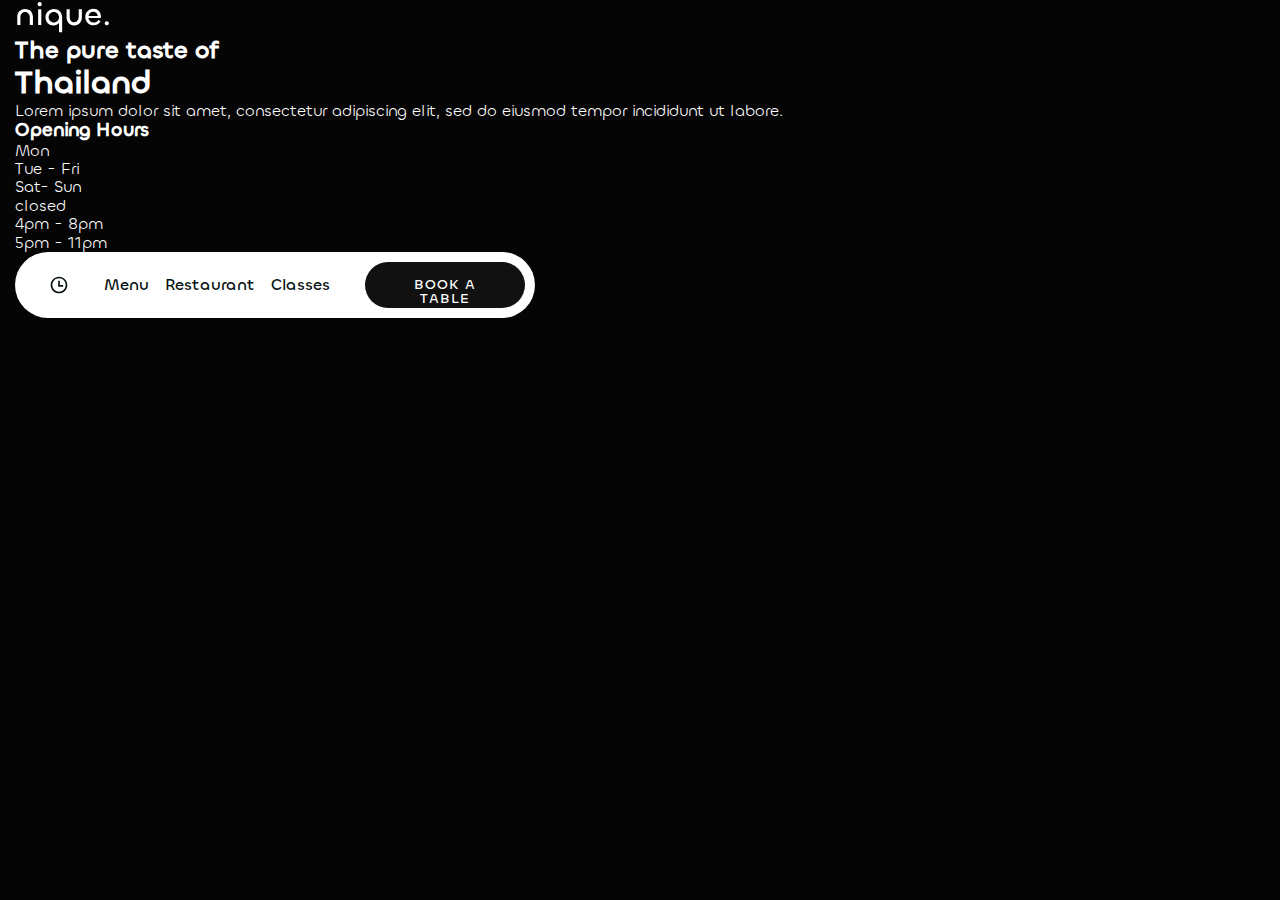
<file: index.html>
<!DOCTYPE html>
<html lang="en">

<head>
    <meta charset="UTF-8">
    <meta name="viewport" content="width=device-width, initial-scale=1.0">
    <title>Nique - Restaurant Website</title>
    <link rel="icon" href="img/logo.svg" type="image/x-icon">
    <link rel="stylesheet" href="style/index.css">

    <!-- <script defer src="js/jquery-3.7.1.min.js"></script>
    <script defer src="js/swiper-bundle.min.js"></script>
    <script defer src="js/index.js"></script> -->
</head>

<body>

    <header class="frontpage">
        <div class="container">
            <img class="frontpage__logo" src="img/logo.svg" alt="Restaurant logo">

            <div class="frontpage__text">
                <h2 class="frontpage__subtitle">The pure taste of</h2>
                <h1 class="frontpage__title">Thailand</h1>
                <p class="frontpage__description">Lorem ipsum dolor sit amet, consectetur adipiscing elit, sed do
                    eiusmod tempor incididunt ut labore.</p>
            </div>

            <div class="frontpage__dropdown">
                <h3 class="frontpage__dropdown-title">Opening Hours</h3>
                <div class="frontpage__dropdown-items">
                    <ul class="frontpage__dropdown-list frontpage__dropdown_left">
                        <li class="frontpage__dropdown-item">Mon</li>
                        <li class="frontpage__dropdown-item">Tue - Fri</li>
                        <li class="frontpage__dropdown-item">Sat- Sun</li>
                    </ul>
                    <ul class="frontpage__dropdown-list frontpage__dropdown_right">
                        <li class="frontpage__dropdown-item">closed</li>
                        <li class="frontpage__dropdown-item">4pm - 8pm</li>
                        <li class="frontpage__dropdown-item">5pm - 11pm</li>
                    </ul>
                </div>

                <nav class="frontpage__navbar navbar">
                    <img class="frontpage__navbar-time navbar__time" src="img/icon_time.svg" alt="Icon clock">
                    <ul class="frontpage__navbar-menu navbar__menu">
                        <li class="frontpage__navbar-item navbar__item"><a href="menu.html">Menu</a></li>
                        <li class="frontpage__navbar-item navbar__item"><a href="#">Restaurant</a></li>
                        <li class="frontpage__navbar-item navbar__item"><a href="#">Classes</a></li>
                    </ul>

                    <a class="menu__navbar-btn navbar__btn" href="reservation.html">Book a Table</a>
                </nav>

            </div>
        </div>
    </header>

</body>

</html>
</file>
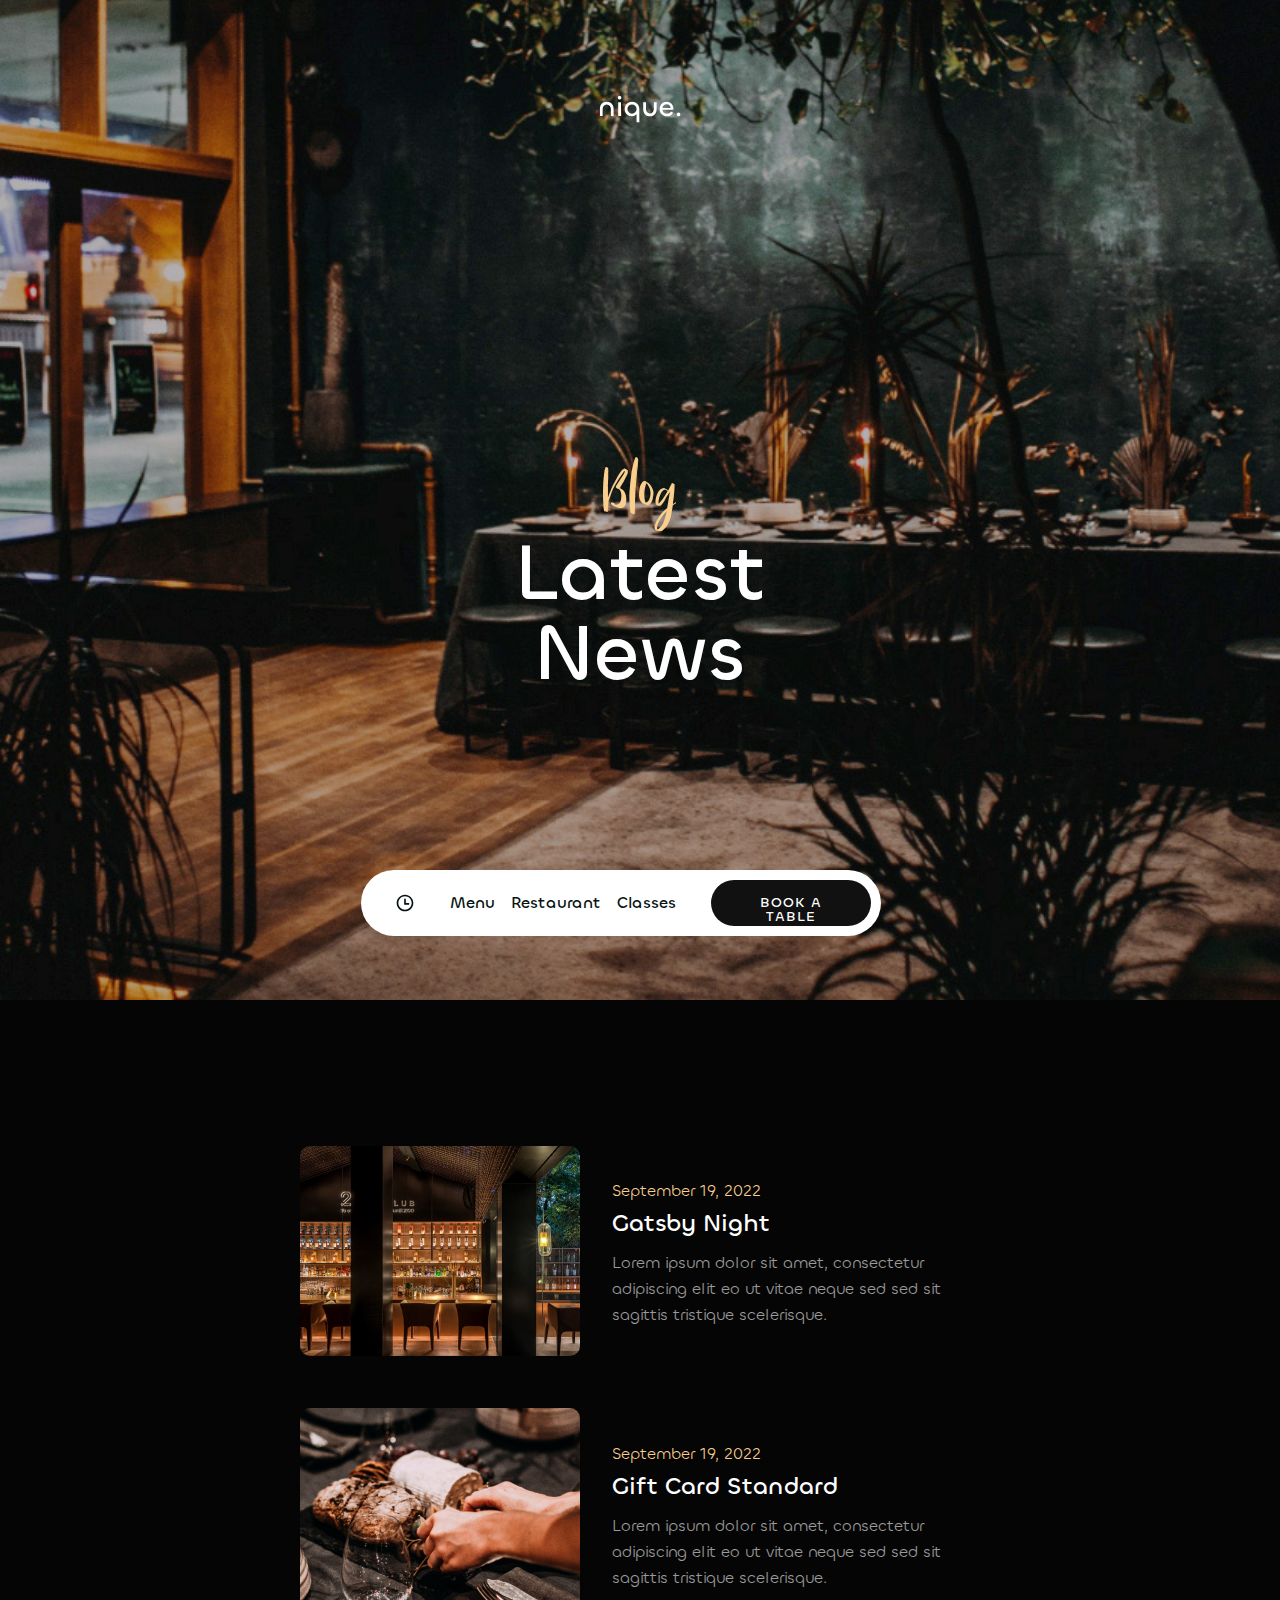
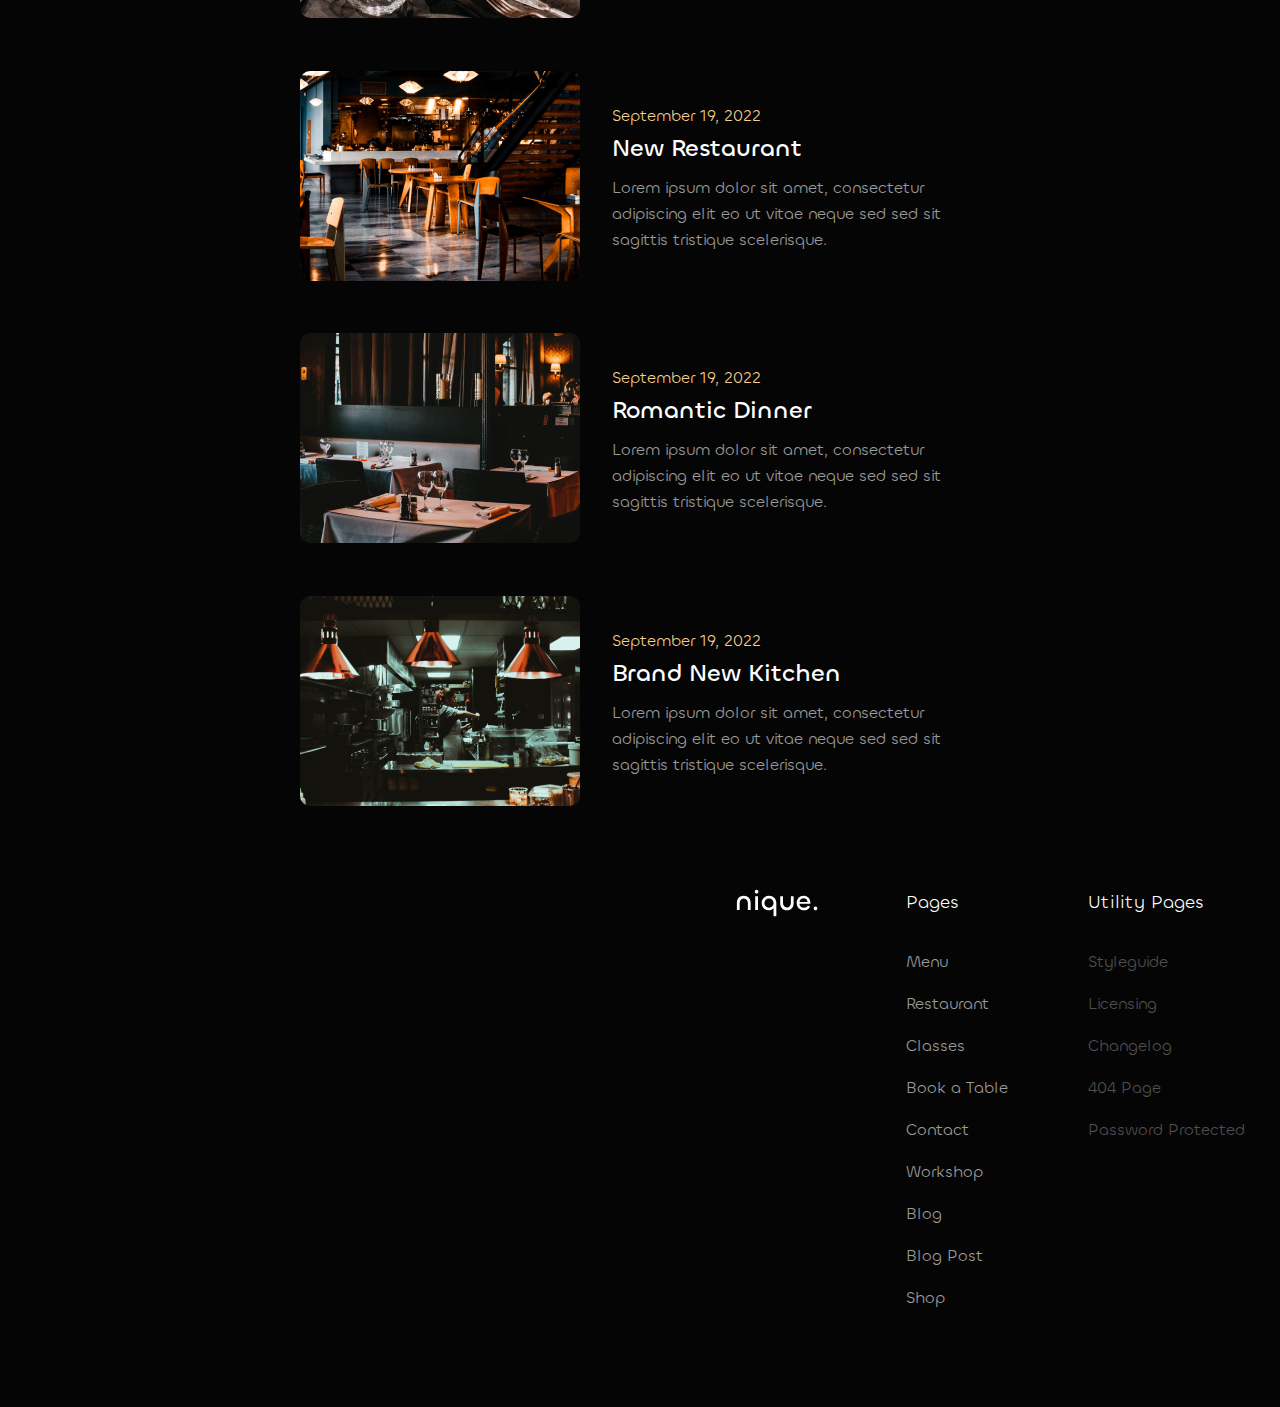
<file: blog.html>
<!DOCTYPE html>
<html lang="en">

<head>
    <meta charset="UTF-8">
    <meta name="viewport" content="width=device-width, initial-scale=1.0">
    <title>Nique - Restaurant Website</title>
    <link rel="icon" href="img/logo.svg" type="image/x-icon">
    <link rel="stylesheet" href="style/index.css">
    <link rel="stylesheet" href="style/blog.css">
</head>

<body>

    <main class="content blog__page">

        <section class="blog cover">
            <div class="container">
                <a href="index.html"><img class="blog__logo cover__logo" src="img/logo.svg" alt="Restaurant logo"></a>

                <div class="blog__text cover__text">
                    <h2 class="blog__subtitle cover__subtitle">Blog</h2>
                    <h1 class="blog__title cover__title">Latest News</h1>
                </div>

                <nav class="blog__navbar navbar cover__navbar">
                    <img class="blog__navbar-time navbar__time" src="img/icon_time.svg" alt="Icon clock">
                    <ul class="blog__navbar-menu navbar__menu">
                        <li class="blog__navbar-item navbar__item"><a href="menu.html">Menu</a></li>
                        <li class="blog__navbar-item navbar__item"><a href="restaurant.html">Restaurant</a></li>
                        <li class="blog__navbar-item navbar__item"><a href="classes.html">Classes</a></li>
                    </ul>

                    <a class="blog__navbar-btn navbar__btn" href="reservation.html">Book a Table</a>
                </nav>
            </div>
        </section>


        <section class="blog__cards">
            <div class="container">
                <div class="blog__card">
                    <div class="blog__card-pictures">
                        <img class="blog__card-img" src="img/blog01.jpg" alt="Gatsby Night">
                    </div>
                    <div class="blog__card-text">
                        <p class="blog__card-subtitle">September 19, 2022</p>
                        <h3 class="blog__card-title">Gatsby Night</h3>
                        <p class="blog__card-description">Lorem ipsum dolor sit amet, consectetur adipiscing elit eo ut vitae neque sed sed sit sagittis tristique scelerisque.</p>
                    </div>
                </div>

                <div class="blog__card">
                    <div class="blog__card-pictures">
                        <img class="blog__card-img" src="img/blog02.jpg" alt="Gift Card Standard">
                    </div>
                    <div class="blog__card-text">
                        <p class="blog__card-subtitle">September 19, 2022</p>
                        <h3 class="blog__card-title">Gift Card Standard</h3>
                        <p class="blog__card-description">Lorem ipsum dolor sit amet, consectetur adipiscing elit eo ut vitae neque sed sed sit sagittis tristique scelerisque.</p>
                    </div>
                </div>

                <div class="blog__card">
                    <div class="blog__card-pictures">
                        <img class="blog__card-img" src="img/blog03.jpg" alt="New Restaurant">
                    </div>
                    <div class="blog__card-text">
                        <p class="blog__card-subtitle">September 19, 2022</p>
                        <h3 class="blog__card-title">New Restaurant</h3>
                        <p class="blog__card-description">Lorem ipsum dolor sit amet, consectetur adipiscing elit eo ut vitae neque sed sed sit sagittis tristique scelerisque.</p>
                    </div>
                </div>

                <div class="blog__card">
                    <div class="blog__card-pictures">
                        <img class="blog__card-img" src="img/blog04.jpg" alt="Romantic Dinner">
                    </div>
                    <div class="blog__card-text">
                        <p class="blog__card-subtitle">September 19, 2022</p>
                        <h3 class="blog__card-title">Romantic Dinner</h3>
                        <p class="blog__card-description">Lorem ipsum dolor sit amet, consectetur adipiscing elit eo ut vitae neque sed sed sit sagittis tristique scelerisque.</p>
                    </div>
                </div>

                <div class="blog__card">
                    <div class="blog__card-pictures">
                        <img class="blog__card-img" src="img/blog05.jpg" alt="Brand New Kitchen">
                    </div>
                    <div class="blog__card-text">
                        <p class="blog__card-subtitle">September 19, 2022</p>
                        <h3 class="blog__card-title">Brand New Kitchen</h3>
                        <p class="blog__card-description">Lorem ipsum dolor sit amet, consectetur adipiscing elit eo ut vitae neque sed sed sit sagittis tristique scelerisque.</p>
                    </div>
                </div>

                

            </div>
        </section>
    </main>


    <footer class="blog__footer footer">
        <div class="container">
            <div class="blog__footer-content footer__content">
                <a href="index.html"><img class="shop__footer-logo footer__logo" src="img/logo.svg"
                        alt="Restaurant logo"></a>

                <div class="blog__footer-items footer__items">
                    <h3 class="blog__footer-titles footer__titles">Pages</h3>
                    <ul class="blog__footer-list footer__list">
                        <li class="blog__footer-item footer__item"><a href="menu.html">Menu</a></li>
                        <li class="blog__footer-item footer__item"><a href="restaurant.html">Restaurant</a></li>
                        <li class="blog__footer-item footer__item"><a href="classes.html">Classes</a></li>
                        <li class="blog__footer-item footer__item"><a href="reservation.html">Book a Table</a></li>
                        <li class="blog__footer-item footer__item"><a href="contact.html">Contact</a></li>
                        <li class="blog__footer-item footer__item"><a href="workshop.html">Workshop</a></li>
                        <li class="blog__footer-item footer__item"><a href="blog.html">Blog</a></li>
                        <li class="blog__footer-item footer__item"><a href="post.html">Blog Post</a></li>
                        <li class="blog__footer-item footer__item"><a href="shop.html">Shop</a></li>
                    </ul>
                </div>

                <div class="blog__footer-items footer__items">
                    <h3 class="blog__footer-titles footer__titles">Utility Pages</h3>
                    <ul class="blog__footer-list footer__list">
                        <li class="blog__footer-item footer__item disabled"><a href="#">Styleguide</a></li>
                        <li class="blog__footer-item footer__item disabled"><a href="#">Licensing</a></li>
                        <li class="blog__footer-item footer__item disabled"><a href="#">Changelog</a></li>
                        <li class="blog__footer-item footer__item disabled"><a href="#">404 Page</a></li>
                        <li class="blog__footer-item footer__item disabled"><a href="#">Password Protected</a></li>
                    </ul>
                </div>
            </div>
        </div>
    </footer>

</body>

</html>
</file>
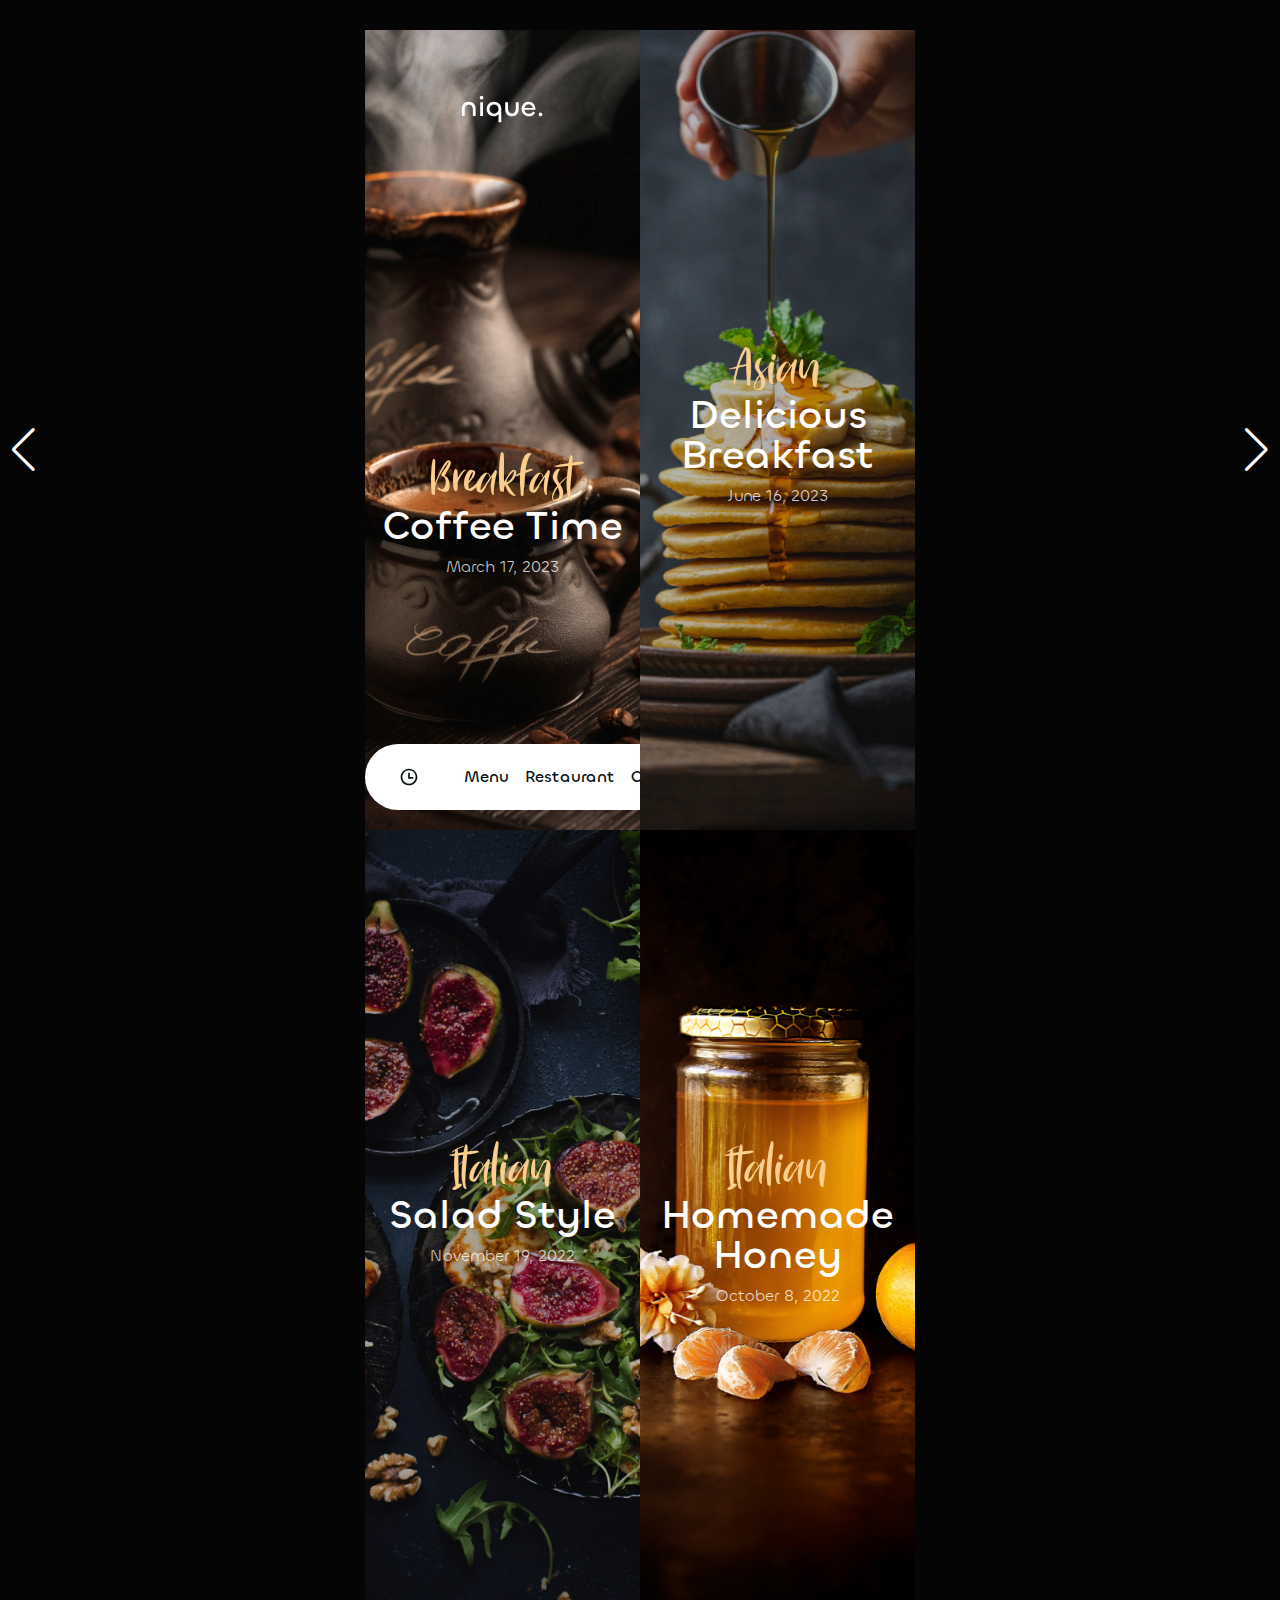
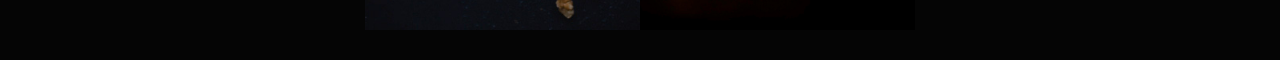
<file: classes.html>
<!DOCTYPE html>
<html lang="en">

<head>
    <meta charset="UTF-8">
    <meta name="viewport" content="width=device-width, initial-scale=1.0">
    <title>Nique - Restaurant Website</title>
    <link rel="icon" href="img/logo.svg" type="image/x-icon">
    <link rel="stylesheet" href="style/index.css">
    <link rel="stylesheet" href="style/classes.css">

    <script defer src="js/swiper-bundle.min.js"></script>
    <script defer src="js/index.js"></script>
</head>

<main class="classes__page">
    <section class="classes__gallery">
        <div class="container">
            <div class="classes__slider swiper">
                <ul class="classes__list swiper-wrapper">
                    <li class="classes__item swiper-slide">
                        <article class="card">
                            <div class="classes__content">
                                <a href="index.html"><img class="restaurant__logo cover__logo" src="img/logo.svg" alt="Restaurant logo"></a>
                    
                                <div class="classes__text">
                                    <h2 class="classes__subtitle">Breakfast</h2>
                                    <h1 class="classes__title">Coffee Time</h1>
                                    <p class="classes__description">March 17, 2023</p>
                                </div>                    
                    
                                <nav class="classes__navbar navbar cover__navbar">
                                    <img class="classes__navbar-time navbar__time" src="img/icon_time.svg" alt="Icon clock">
                                    <ul class="classes__navbar-menu navbar__menu">
                                        <li class="classes__navbar-item navbar__item"><a href="menu.html">Menu</a></li>
                                        <li class="classes__navbar-item navbar__item"><a href="restaurant.html">Restaurant</a></li>
                                        <li class="classes__navbar-item navbar__item"><a href="classes.html">Classes</a></li>
                                    </ul>
                    
                                    <a class="classes__navbar-btn navbar__btn" href="reservation.html">Book a Table</a>
                                </nav>
                            </div>
                        </article>
                    </li>

                    <li class="classes__item swiper-slide">
                        <article class="card">
                            <div class="classes__content-asian">
                                <div class="classes__text">
                                    <h2 class="classes__subtitle classes__subtitle-item">Asian</h2>
                                    <h1 class="classes__title">Delicious Breakfast</h1>
                                    <p class="classes__description">June 16, 2023</p>
                                </div>
                            </div>
                        </article>
                    </li>

                    <li class="classes__item swiper-slide">
                        <article class="card">
                            <div class="classes__content-vegan">
                                <button class="classes__sticker" href="#">Explore</button>
                                <div class="classes__text">
                                    <h2 class="classes__subtitle classes__subtitle-item">Vegan</h2>
                                    <h1 class="classes__title">Vegan Burger</h1>
                                    <p class="classes__description">January 10, 2023</p>
                                </div>
                            </div>
                        </article>
                    </li>

                    <li class="classes__item swiper-slide">
                        <article class="card">
                            <div class="classes__content-italian">
                                <div class="classes__text">
                                    <h2 class="classes__subtitle classes__subtitle-item">Italian</h2>
                                    <h1 class="classes__title">Salad Style</h1>
                                    <p class="classes__description">November 19, 2022</p>
                                </div>
                            </div>
                        </article>
                    </li>

                    <li class="classes__item swiper-slide">
                        <article class="card">
                            <div class="classes__content-honey">
                                <div class="classes__text">
                                    <h2 class="classes__subtitle classes__subtitle-item">Italian</h2>
                                    <h1 class="classes__title">Homemade Honey</h1>
                                    <p class="classes__description">October 8, 2022</p>
                                </div>
                            </div>
                        </article>
                    </li>                    

                </ul>

            </div>

            <div class="swiper-button-prev"></div>
            <div class="swiper-button-next"></div>

        </div>
    </section>
</main>

<body>

</body>

</html>
</file>
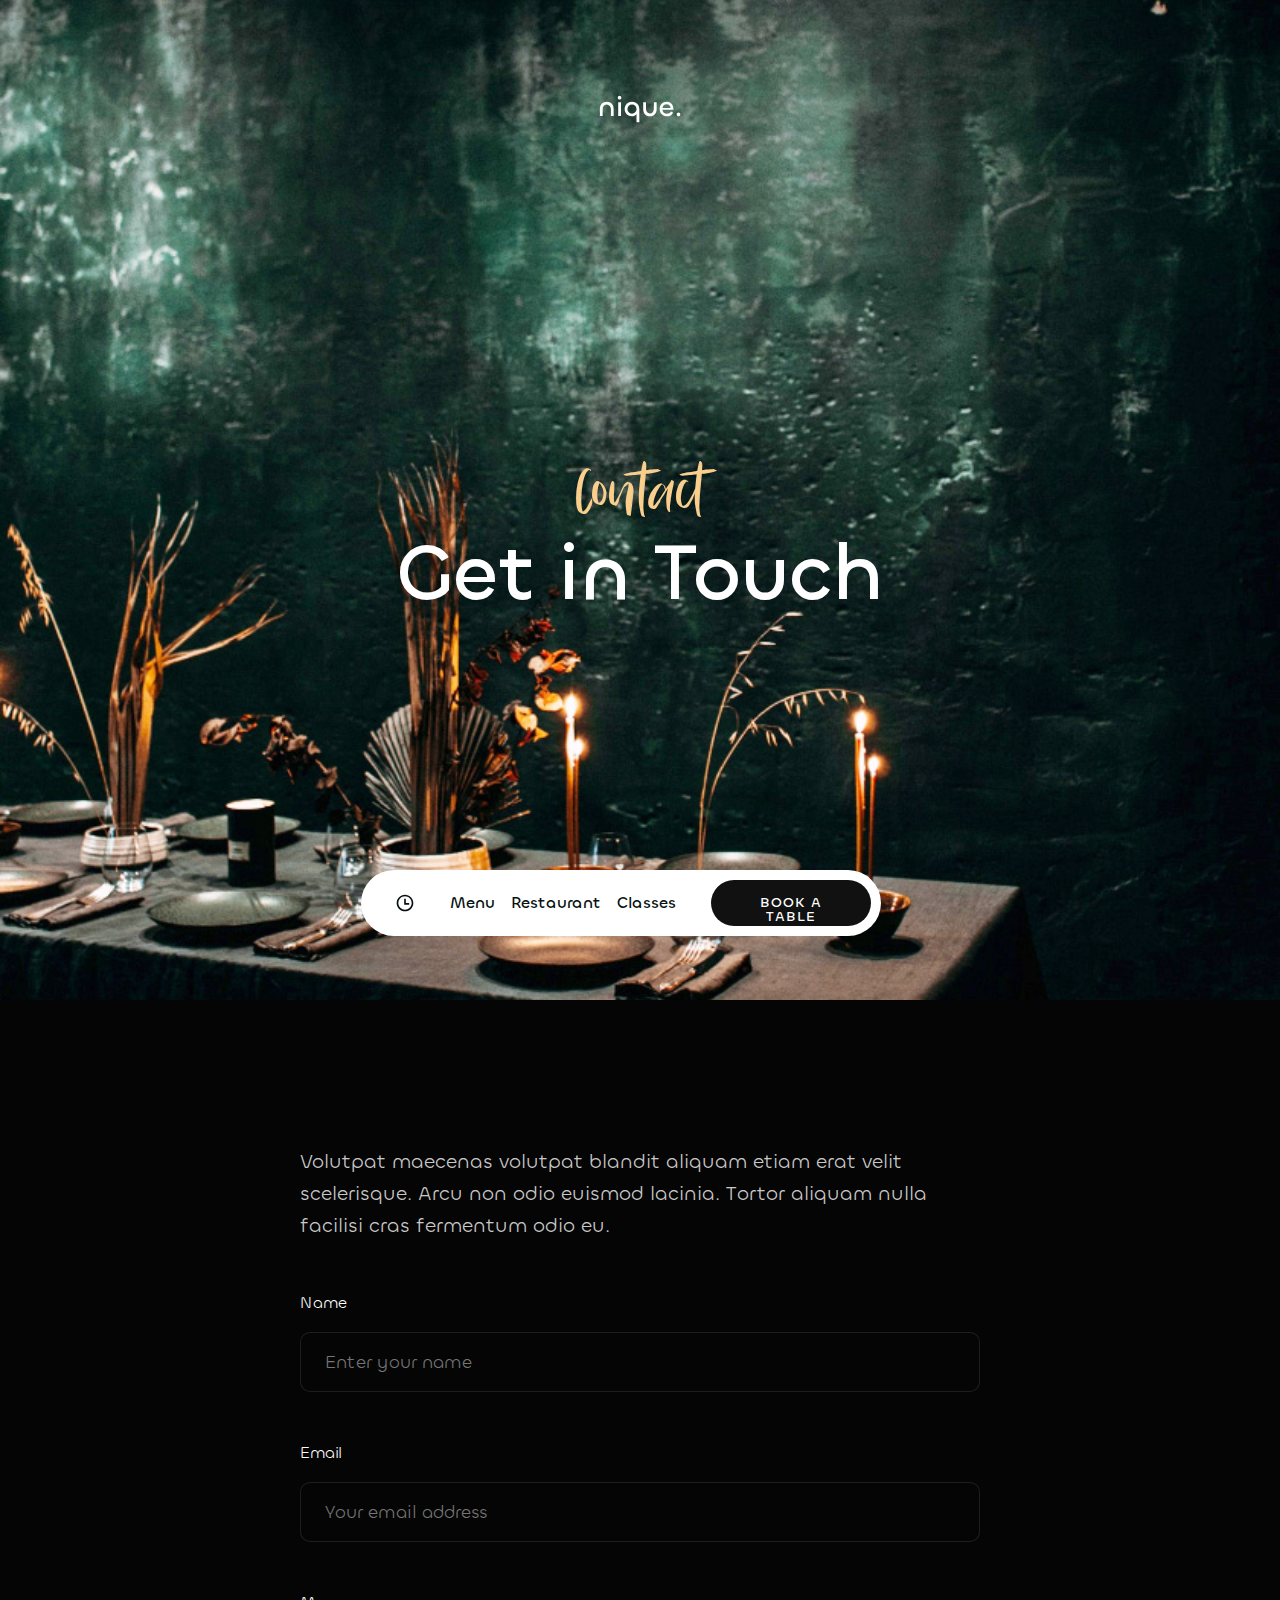
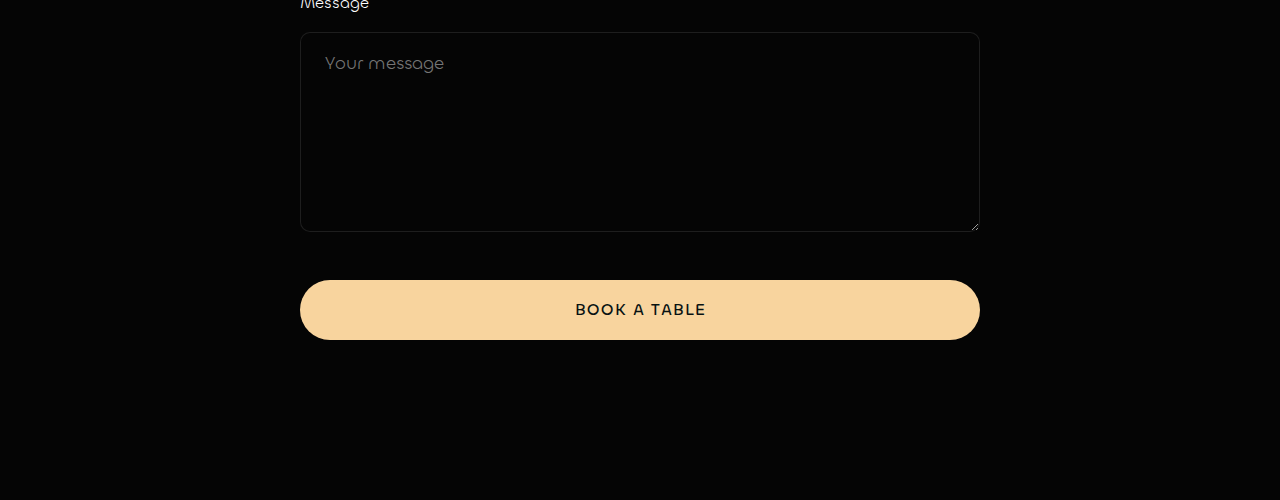
<file: contact.html>
<!DOCTYPE html>
<html lang="en">

<head>
    <meta charset="UTF-8">
    <meta name="viewport" content="width=device-width, initial-scale=1.0">
    <title>Nique - Restaurant Website</title>
    <link rel="icon" href="img/logo.svg" type="image/x-icon">
    <link rel="stylesheet" href="style/index.css">
    <link rel="stylesheet" href="style/contact.css">
</head>

<body>

        <main class="contacts__page">

        <section class="contacts cover">
            <div class="container">
                <a href="index.html"><img class="contacts__logo cover__logo" src="img/logo.svg"
                        alt="Restaurant logo"></a>

                <div class="contacts__text cover__text">
                    <h2 class="contacts__subtitle cover__subtitle">Contact</h2>
                    <h1 class="contacts__title cover__title">Get in Touch</h1>
                </div>

                <nav class="contacts__navbar navbar cover__navbar">
                    <img class="contacts__navbar-time navbar__time" src="img/icon_time.svg" alt="Icon clock">
                    <ul class="contacts__navbar-menu navbar__menu">
                        <li class="contacts__navbar-item navbar__item"><a href="menu.html">Menu</a></li>
                        <li class="contacts__navbar-item navbar__item"><a href="restaurant.html">Restaurant</a></li>
                        <li class="contacts__navbar-item navbar__item"><a href="classes.html">Classes</a></li>
                    </ul>

                    <a class="contacts__navbar-btn navbar__btn" href="reservation.html">Book a Table</a>
                </nav>
            </div>
        </section>

        
            <section class="contacts__content">
                <div class="container">
                    <div class="contacts__content-text">
                        <p class="contacts__content-description">Volutpat maecenas volutpat blandit aliquam etiam erat velit scelerisque. Arcu non odio euismod lacinia. Tortor aliquam nulla facilisi cras fermentum odio eu.</p>
                    </div>

                    <form class="contacts__form">
                        <fieldset class="contacts__group">
                            <legend class="visually-hidden">Get in Touch</legend>
                            <label class="contacts__label">
                                <span class="contacts__label-text">Name</span>
                                <input class="contacts__input" type="text" name="name" placeholder="Enter your name" required>
                            </label>

                            <label class="contacts__label">
                                <span class="contacts__label-text">Email</span>
                                <input class="contacts__input" type="email" name="email" placeholder="Your email address" required>
                            </label>

                            <label class="contacts__label">
                                    <span class="contacts__label-text">Message</span>
                                    <textarea class="contacts__input message" name="message" placeholder="Your message" required></textarea>
                                </label>
                        </fieldset>

                        <button class="contacts__button" type="submit">Book a table</button>

                    </form>

                </div>
            </section>

        </main>

</body>

</html>
</file>
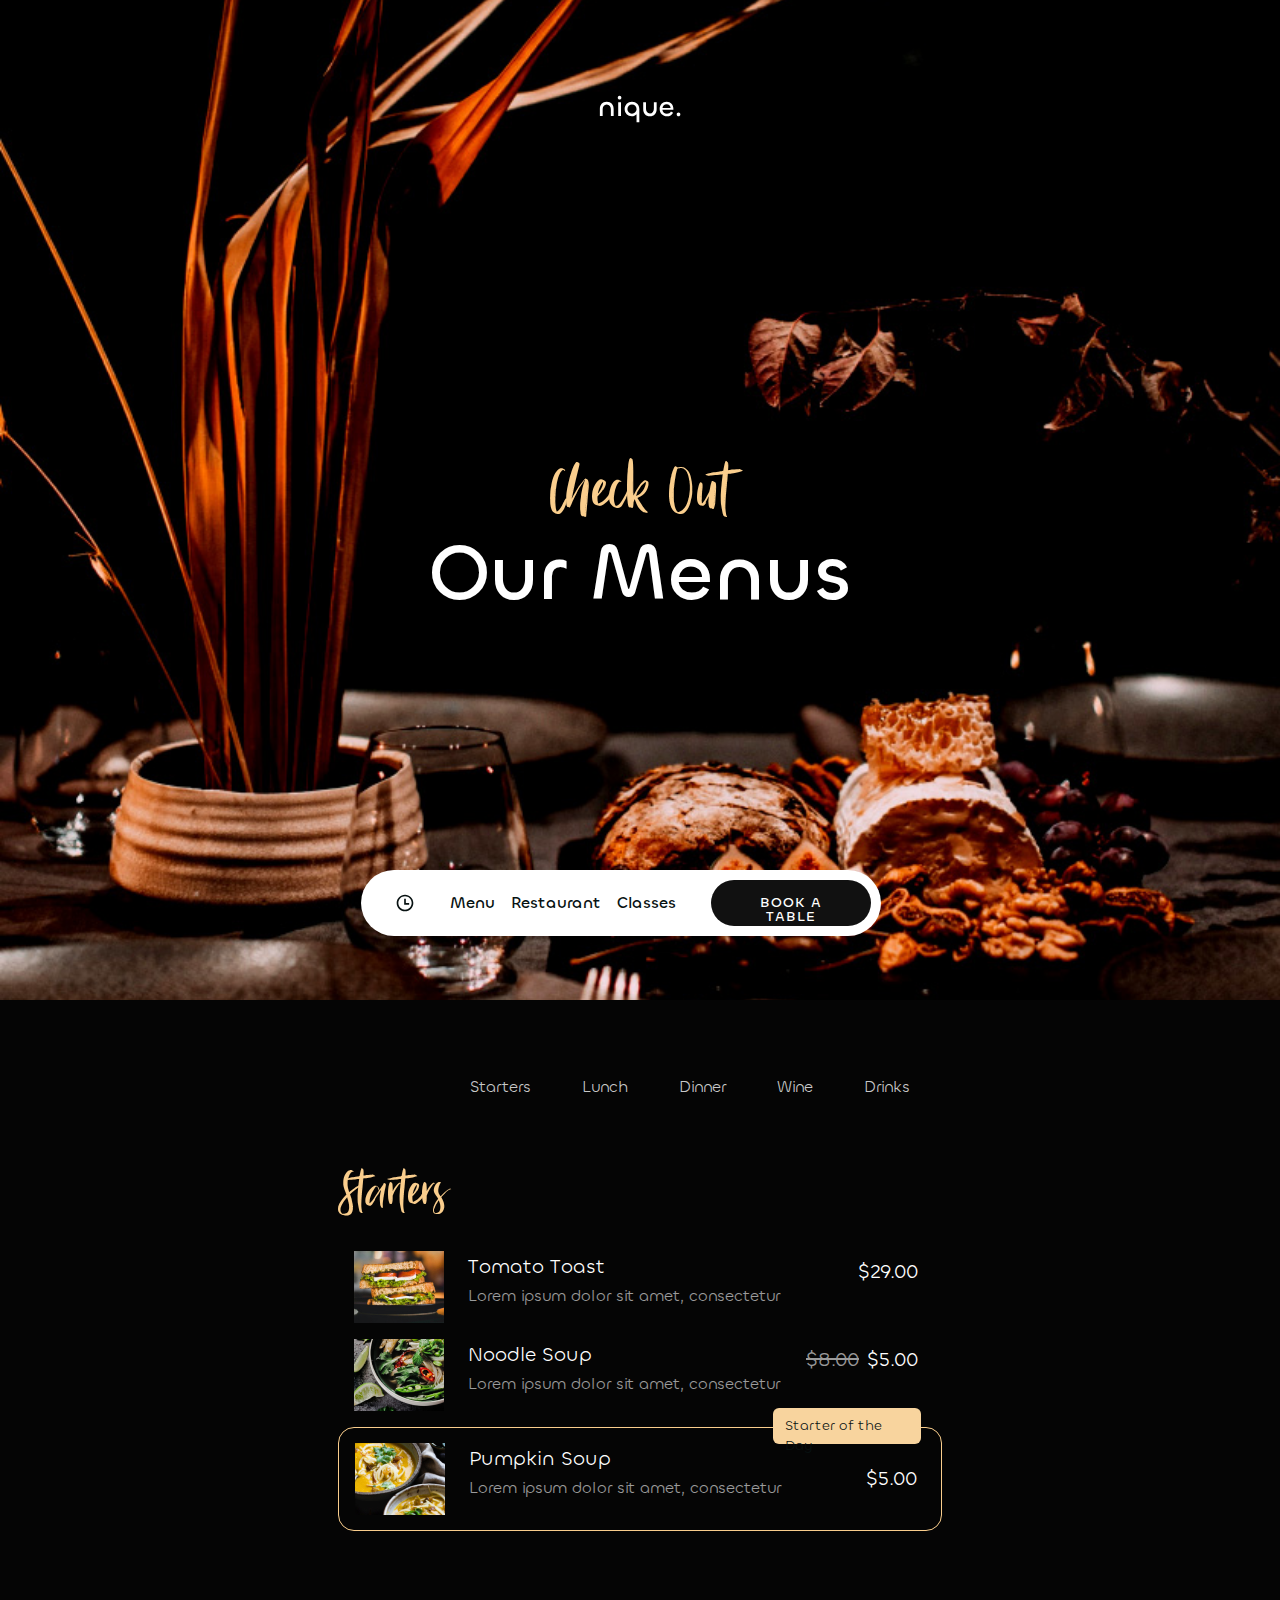
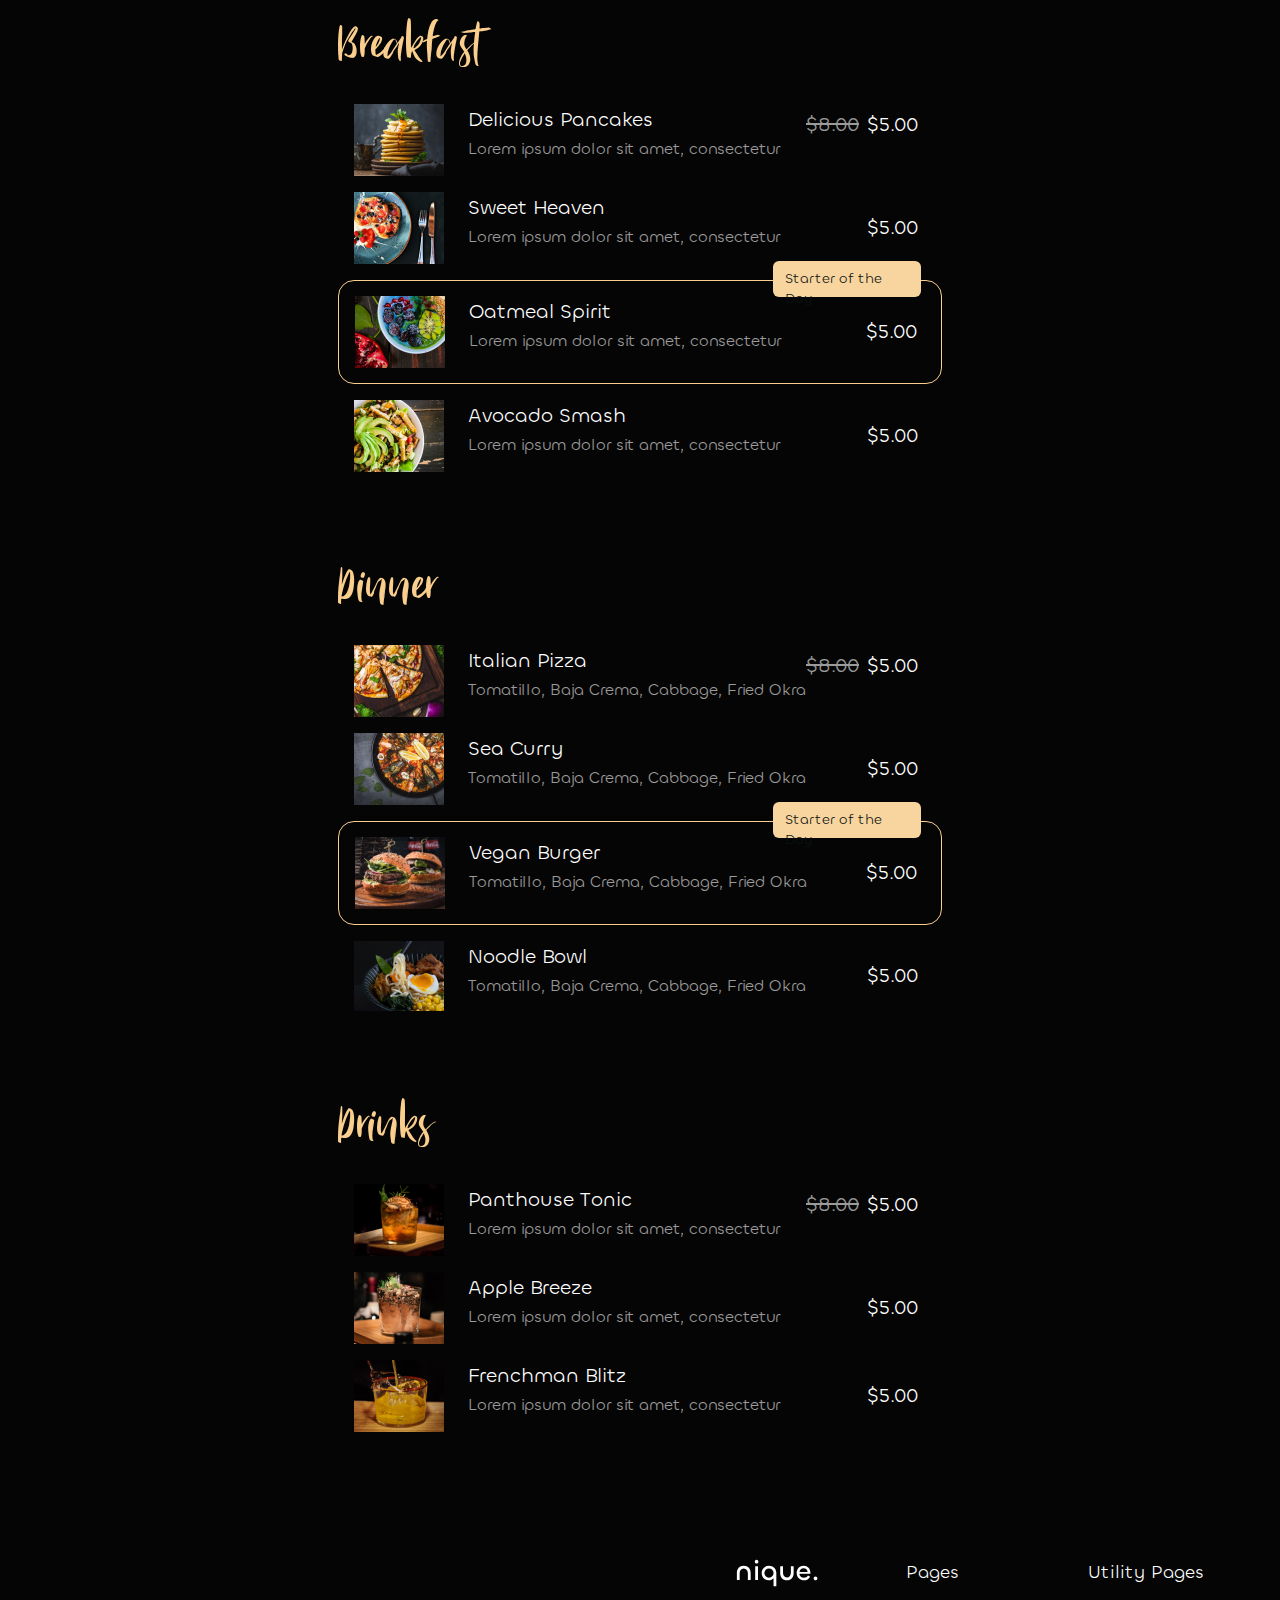
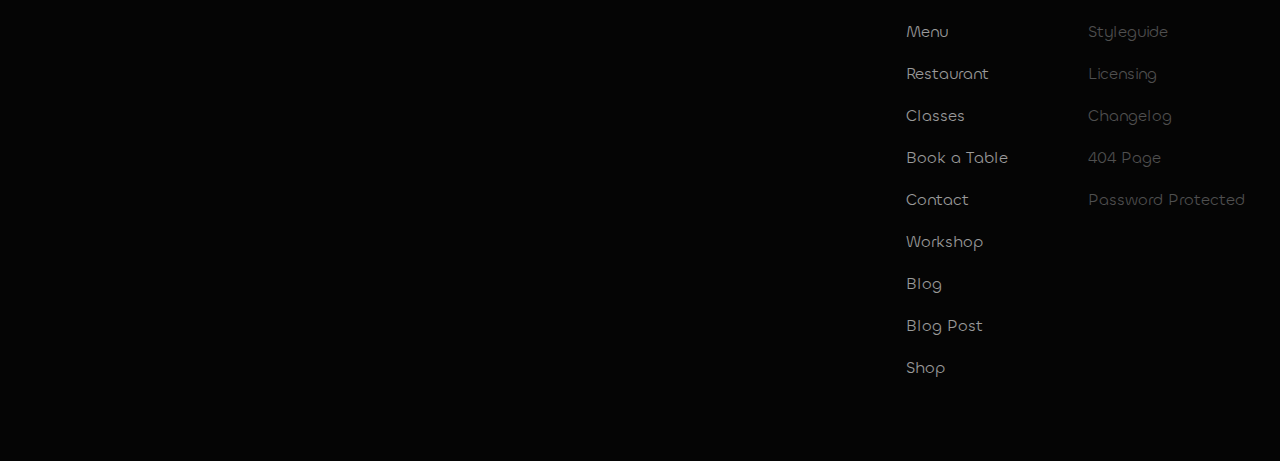
<file: menu.html>
<!DOCTYPE html>
<html lang="en">

<head>
    <meta charset="UTF-8">
    <meta name="viewport" content="width=device-width, initial-scale=1.0">
    <title>Nique - Restaurant Website</title>
    <link rel="icon" href="img/logo.svg" type="image/x-icon">
    <link rel="stylesheet" href="style/index.css">
    <link rel="stylesheet" href="style/menu.css">
</head>

<body>

    <main class="content menu__page">

        <section class="menu cover">
            <div class="container">
                <a href="index.html"><img class="menu__logo cover__logo" src="img/logo.svg" alt="Restaurant logo"></a>

                <div class="menu__text cover__text">
                    <h2 class="menu__subtitle cover__subtitle">Check Out</h2>
                    <h1 class="menu__title cover__title">Our Menus</h1>
                </div>

                <nav class="menu__navbar navbar cover__navbar">
                    <img class="menu__navbar-time navbar__time" src="img/icon_time.svg" alt="Icon clock">
                    <ul class="menu__navbar-menu navbar__menu">
                        <li class="menu__navbar-item navbar__item"><a href="menu.html">Menu</a></li>
                        <li class="menu__navbar-item navbar__item"><a href="restaurant.html">Restaurant</a></li>
                        <li class="menu__navbar-item navbar__item"><a href="classes.html">Classes</a></li>
                    </ul>

                    <a class="menu__navbar-btn navbar__btn" href="reservation.html">Book a Table</a>
                </nav>
            </div>
        </section>

        <section class="menu__content">
            <div class="container">
                <nav class="menu__content-items">
                        <ul class="menu__content-list">
                            <li class="menu__content-item"><a href="#starters">Starters</a></li>
                            <li class="menu__content-item"><a href="#">Lunch</a></li>
                            <li class="menu__content-item"><a href="#dinner">Dinner</a></li>
                            <li class="menu__content-item"><a href="#">Wine</a></li>
                            <li class="menu__content-item"><a href="#drinks">Drinks</a></li>
                        </ul>
                </nav>

                <div class="menu__cards">
                    <div class="menu__cards-items">
                        <a name="starters">
                            <h2 class="menu__cards-title">Starters</h2>
                        </a>
                        <div class="menu__cards-item">
                            <div class="menu__cards-content">
                                <img class="menu__cards-img" src="img/starters01.jpg" alt="Tomato Toast">
                                <span class="menu__cards-text">
                                    <h3 class="menu__cards-subtitle">Tomato Toast</h3>
                                    <p class="menu__cards-description">Lorem ipsum dolor sit amet, consectetur</p>
                                </span>
                            </div>
                            <span class="prise__items">
                                <p class="menu__cards-prise">$29.00</p>
                            </span>
                        </div>

                        <div class="menu__cards-item">
                            <div class="menu__cards-content">
                                <img class="menu__cards-img" src="img/starters02.jpg" alt="Noodle Soup">
                                <span class="menu__cards-text">
                                    <h3 class="menu__cards-subtitle">Noodle Soup</h3>
                                    <p class="menu__cards-description">Lorem ipsum dolor sit amet, consectetur</p>
                                </span>
                            </div>
                            <span class="prise__items">
                                <p class="menu__cards-prise line">$8.00</p>
                                <p class="menu__cards-prise">$5.00</p>
                            </span>

                        </div>

                        <div class="menu__cards-item menu__cards-starter">
                            <div class="menu__cards-content">
                                <img class="menu__cards-img" src="img/starters03.jpg" alt="Pumpkin Soup">
                                <span class="menu__cards-text">
                                    <h3 class="menu__cards-subtitle">Pumpkin Soup</h3>
                                    <p class="menu__cards-description">Lorem ipsum dolor sit amet, consectetur</p>
                                </span>
                            </div>
                            <p class="menu__cards-prise">$5.00</p>

                            <div class="menu__starter">
                                <p class="menu__starter-description">Starter of the Day</p>
                            </div>
                        </div>
                    </div>


                    <div class="menu__cards-items">
                        <h2 class="menu__cards-title">Breakfast</h2>
                        <div class="menu__cards-item">
                            <div class="menu__cards-content">
                                <img class="menu__cards-img" src="img/breakfast01.jpg" alt="Delicious Pancakes">
                                <span class="menu__cards-text">
                                    <h3 class="menu__cards-subtitle">Delicious Pancakes</h3>
                                    <p class="menu__cards-description">Lorem ipsum dolor sit amet, consectetur</p>
                                </span>
                            </div>
                            <span class="prise__items">
                                <p class="menu__cards-prise line">$8.00</p>
                                <p class="menu__cards-prise">$5.00</p>
                            </span>
                        </div>

                        <div class="menu__cards-item">
                            <div class="menu__cards-content">
                                <img class="menu__cards-img" src="img/breakfast02.jpg" alt="Sweet Heaven">
                                <span class="menu__cards-text">
                                    <h3 class="menu__cards-subtitle">Sweet Heaven</h3>
                                    <p class="menu__cards-description">Lorem ipsum dolor sit amet, consectetur</p>
                                </span>
                            </div>
                            <p class="menu__cards-prise">$5.00</p>

                        </div>

                        <div class="menu__cards-item menu__cards-starter">
                            <div class="menu__cards-content">
                                <img class="menu__cards-img" src="img/breakfast03.jpg" alt="Oatmeal Spirit">
                                <span class="menu__cards-text">
                                    <h3 class="menu__cards-subtitle">Oatmeal Spirit</h3>
                                    <p class="menu__cards-description">Lorem ipsum dolor sit amet, consectetur</p>
                                </span>
                            </div>
                            <p class="menu__cards-prise">$5.00</p>

                            <div class="menu__starter">
                                <p class="menu__starter-description">Starter of the Day</p>
                            </div>
                        </div>

                        <div class="menu__cards-item">
                            <div class="menu__cards-content">
                                <img class="menu__cards-img" src="img/breakfast04.jpg" alt="Avocado Smash">
                                <span class="menu__cards-text">
                                    <h3 class="menu__cards-subtitle">Avocado Smash</h3>
                                    <p class="menu__cards-description">Lorem ipsum dolor sit amet, consectetur</p>
                                </span>
                            </div>
                            <p class="menu__cards-prise">$5.00</p>

                        </div>
                    </div>


                    <div class="menu__cards-items">
                        <a name="dinner">
                            <h2 class="menu__cards-title">Dinner</h2>
                        </a>
                        <div class="menu__cards-item">
                            <div class="menu__cards-content">
                                <img class="menu__cards-img" src="img/dinner01.jpg" alt="Italian Pizza">
                                <span class="menu__cards-text">
                                    <h3 class="menu__cards-subtitle">Italian Pizza</h3>
                                    <p class="menu__cards-description">Tomatillo, Baja Crema, Cabbage, Fried Okra</p>
                                </span>
                            </div>
                            <span class="prise__items">
                                <p class="menu__cards-prise line">$8.00</p>
                                <p class="menu__cards-prise">$5.00</p>
                            </span>
                        </div>

                        <div class="menu__cards-item">
                            <div class="menu__cards-content">
                                <img class="menu__cards-img" src="img/dinner02.jpg" alt="Sea Curry">
                                <span class="menu__cards-text">
                                    <h3 class="menu__cards-subtitle">Sea Curry</h3>
                                    <p class="menu__cards-description">Tomatillo, Baja Crema, Cabbage, Fried Okra</p>
                                </span>
                            </div>
                            <p class="menu__cards-prise">$5.00</p>
                        </div>

                        <div class="menu__cards-item menu__cards-starter">
                            <div class="menu__cards-content">
                                <img class="menu__cards-img" src="img/dinner03.jpg" alt="Vegan Burger">
                                <span class="menu__cards-text">
                                    <h3 class="menu__cards-subtitle">Vegan Burger</h3>
                                    <p class="menu__cards-description">Tomatillo, Baja Crema, Cabbage, Fried Okra</p>
                                </span>
                            </div>
                            <p class="menu__cards-prise">$5.00</p>

                            <div class="menu__starter">
                                <p class="menu__starter-description">Starter of the Day</p>
                            </div>
                        </div>

                        <div class="menu__cards-item">
                            <div class="menu__cards-content">
                                <img class="menu__cards-img" src="img/dinner04.jpg" alt="Noodle Bowl">
                                <span class="menu__cards-text">
                                    <h3 class="menu__cards-subtitle">Noodle Bowl</h3>
                                    <p class="menu__cards-description">Tomatillo, Baja Crema, Cabbage, Fried Okra</p>
                                </span>
                            </div>
                            <p class="menu__cards-prise">$5.00</p>

                        </div>
                    </div>


                    <div class="menu__cards-items">
                        <a name="drinks">
                            <h2 class="menu__cards-title">Drinks</h2>
                        </a>
                        <div class="menu__cards-item">
                            <div class="menu__cards-content">
                                <img class="menu__cards-img" src="img/drinks01.jpg" alt="Panthouse Tonic">
                                <span class="menu__cards-text">
                                    <h3 class="menu__cards-subtitle">Panthouse Tonic</h3>
                                    <p class="menu__cards-description">Lorem ipsum dolor sit amet, consectetur</p>
                                </span>
                            </div>
                            <span class="prise__items">
                                <p class="menu__cards-prise line">$8.00</p>
                                <p class="menu__cards-prise">$5.00</p>
                            </span>
                        </div>

                        <div class="menu__cards-item">
                            <div class="menu__cards-content">
                                <img class="menu__cards-img" src="img/drinks02.jpg" alt="Apple Breeze">
                                <span class="menu__cards-text">
                                    <h3 class="menu__cards-subtitle">Apple Breeze</h3>
                                    <p class="menu__cards-description">Lorem ipsum dolor sit amet, consectetur</p>
                                </span>
                            </div>
                            <p class="menu__cards-prise">$5.00</p>
                        </div>

                        <div class="menu__cards-item">
                            <div class="menu__cards-content">
                                <img class="menu__cards-img" src="img/drinks03.jpg" alt="Frenchman Blitz">
                                <span class="menu__cards-text">
                                    <h3 class="menu__cards-subtitle">Frenchman Blitz</h3>
                                    <p class="menu__cards-description">Lorem ipsum dolor sit amet, consectetur</p>
                                </span>
                            </div>
                            <p class="menu__cards-prise">$5.00</p>
                        </div>

                    </div>
                </div>
            </div>
        </section>
    </main>


    <footer class="menu__footer footer">
        <div class="container">
            <div class="menu__footer-content footer__content">
                <a href="index.html"><img class="menu__footer-logo footer__logo" src="img/logo.svg"
                        alt="Restaurant logo"></a>

                <div class="menu__footer-items footer__items">
                    <h3 class="menu__footer-titles footer__titles">Pages</h3>
                    <ul class="menu__footer-list footer__list">
                        <li class="menu__footer-item footer__item"><a href="menu.html">Menu</a></li>
                        <li class="menu__footer-item footer__item"><a href="restaurant.html">Restaurant</a></li>
                        <li class="menu__footer-item footer__item"><a href="classes.html">Classes</a></li>
                        <li class="menu__footer-item footer__item"><a href="reservation.html">Book a Table</a></li>
                        <li class="menu__footer-item footer__item"><a href="contact.html">Contact</a></li>
                        <li class="menu__footer-item footer__item"><a href="workshop.html">Workshop</a></li>
                        <li class="menu__footer-item footer__item"><a href="blog.html">Blog</a></li>
                        <li class="menu__footer-item footer__item"><a href="post.html">Blog Post</a></li>
                        <li class="menu__footer-item footer__item"><a href="shop.html">Shop</a></li>
                    </ul>
                </div>

                <div class="menu__footer-items footer__items">
                    <h3 class="menu__footer-titles footer__titles">Utility Pages</h3>
                    <ul class="menu__footer-list footer__list">
                        <li class="menu__footer-item footer__item disabled"><a href="#">Styleguide</a></li>
                        <li class="menu__footer-item footer__item disabled"><a href="#">Licensing</a></li>
                        <li class="menu__footer-item footer__item disabled"><a href="#">Changelog</a></li>
                        <li class="menu__footer-item footer__item disabled"><a href="#">404 Page</a></li>
                        <li class="menu__footer-item footer__item disabled"><a href="#">Password Protected</a></li>
                    </ul>
                </div>
            </div>
        </div>
    </footer>

</body>

</html>
</file>
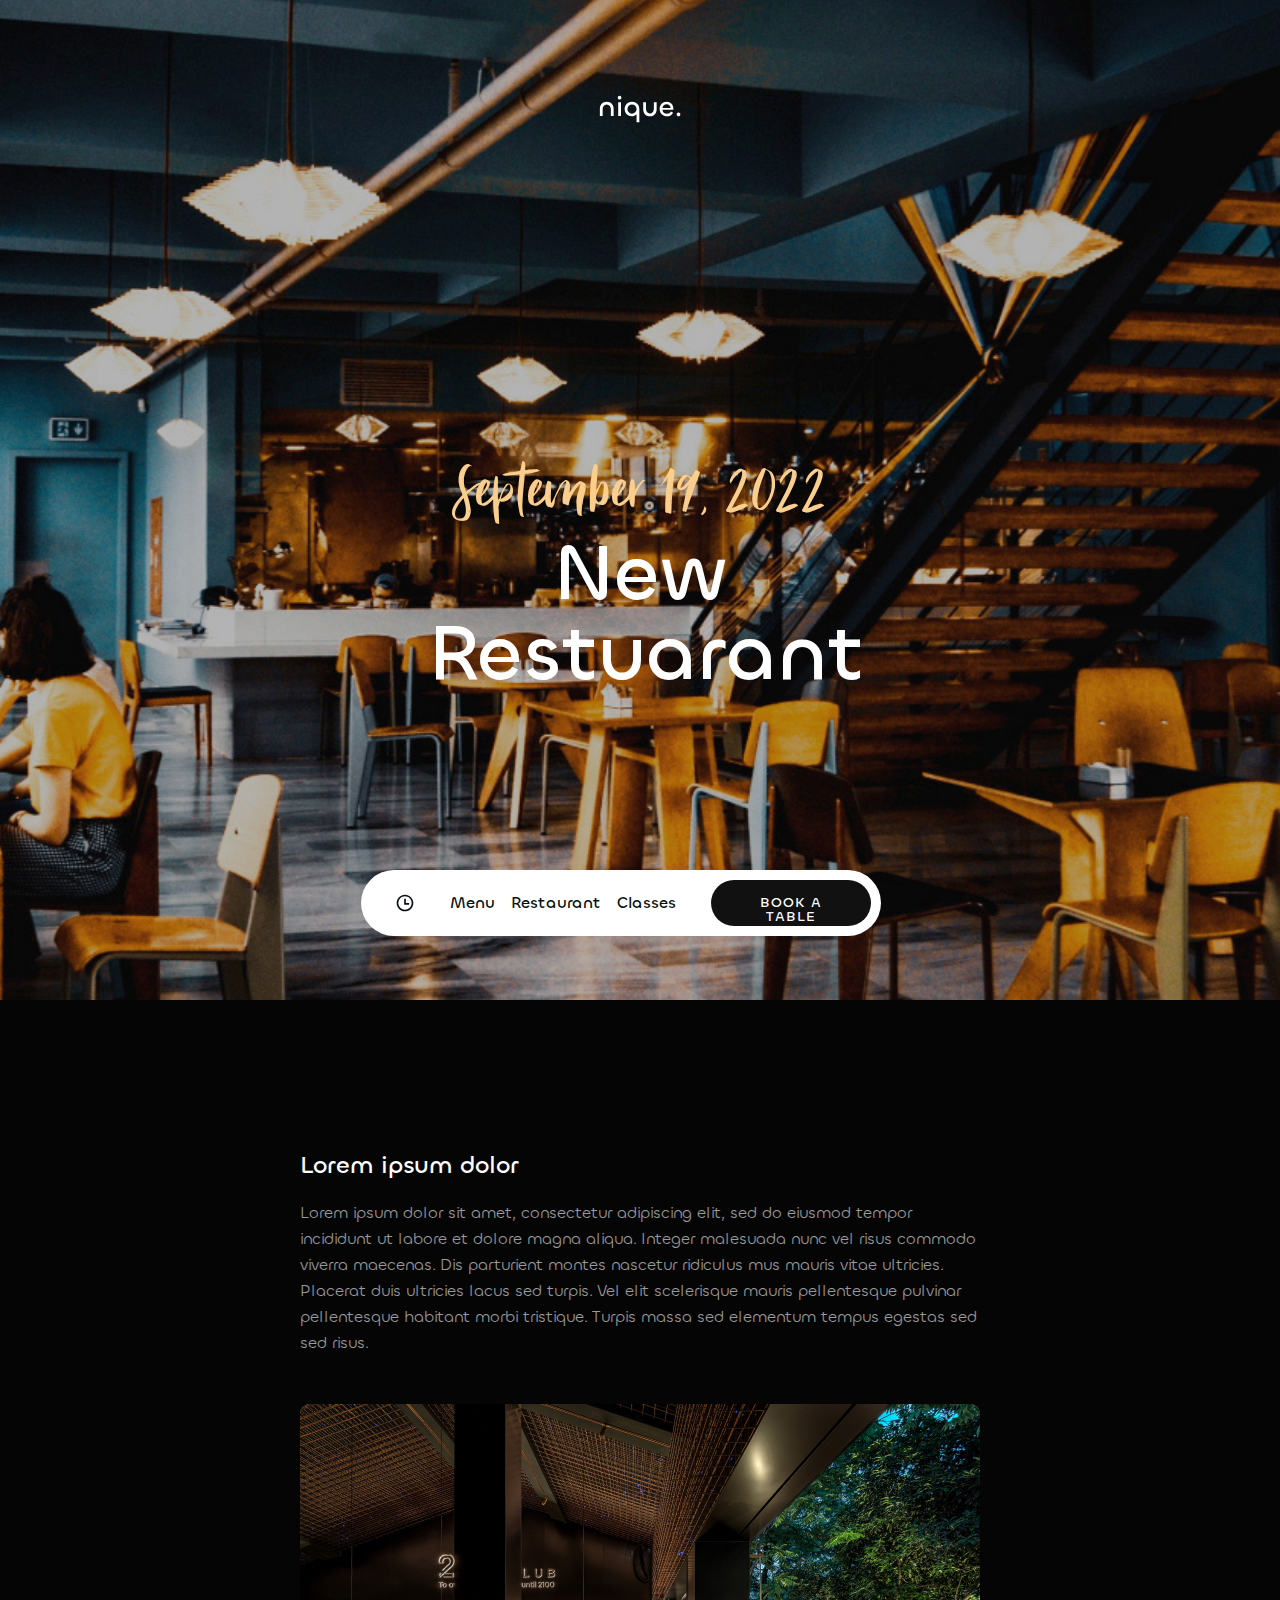
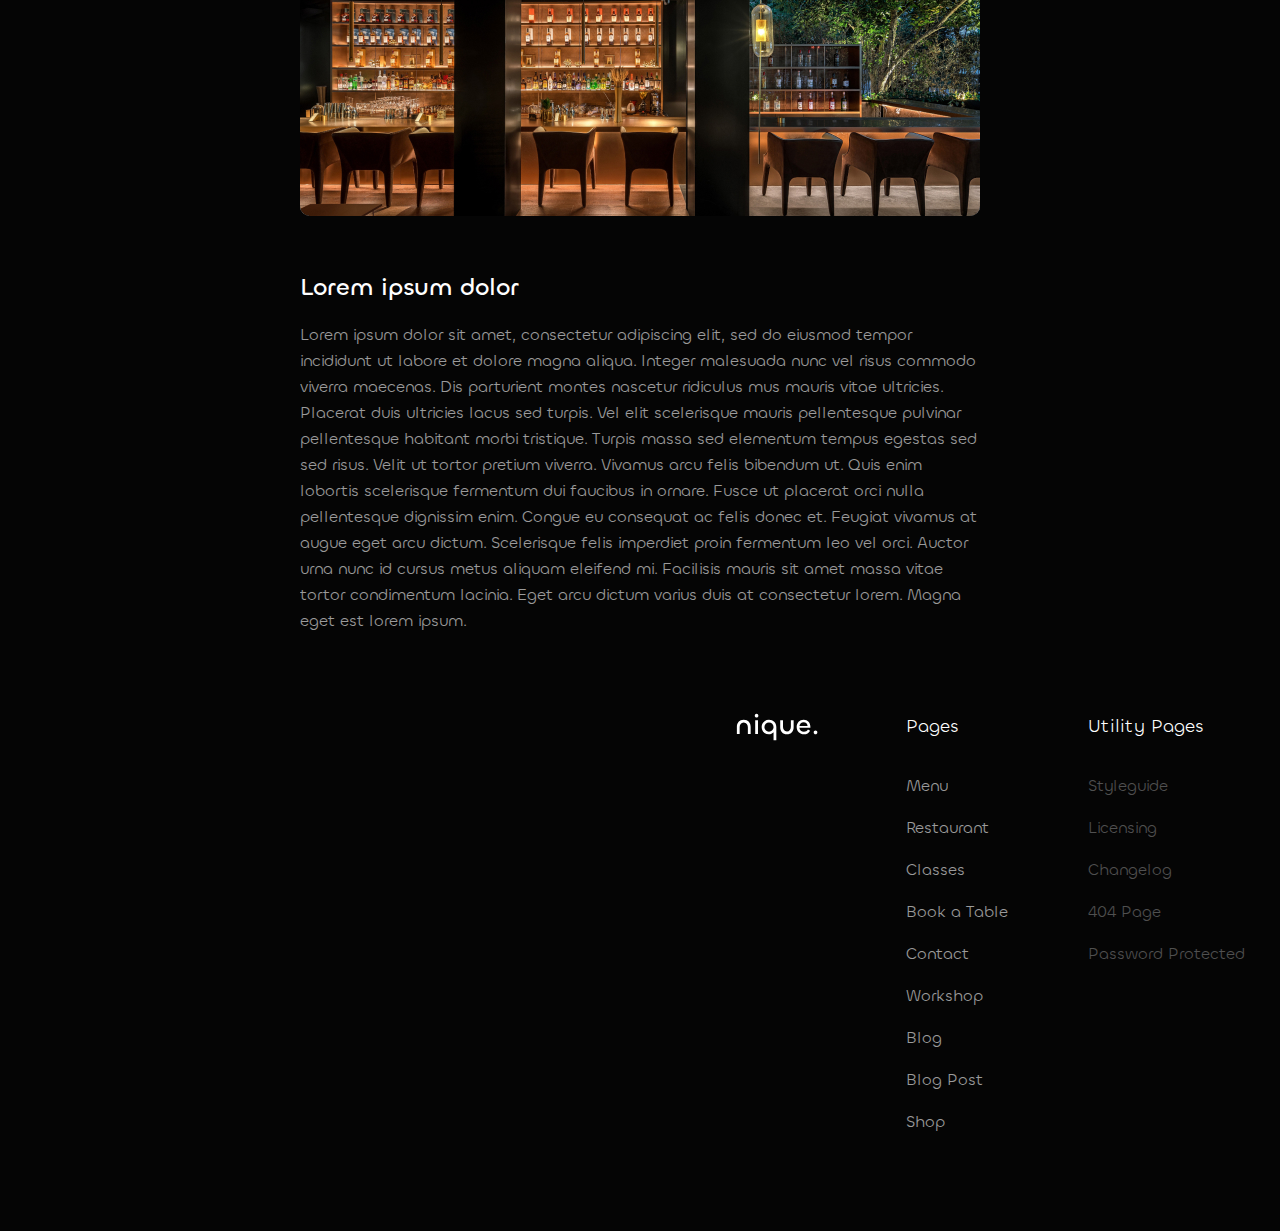
<file: post.html>
<!DOCTYPE html>
<html lang="en">

<head>
    <meta charset="UTF-8">
    <meta name="viewport" content="width=device-width, initial-scale=1.0">
    <title>Nique - Restaurant Website</title>
    <link rel="icon" href="img/logo.svg" type="image/x-icon">
    <link rel="stylesheet" href="style/index.css">
    <link rel="stylesheet" href="style/post.css">
</head>

<body>

    <main class="content post__page">

        <section class="post cover">
            <div class="container">
                <a href="index.html"><img class="workshop__logo cover__logo" src="img/logo.svg"
                        alt="Restaurant logo"></a>

                <div class="post__text cover__text">
                    <h2 class="post__subtitle cover__subtitle">September 19, 2022</h2>
                    <h1 class="post__title cover__title">New Restuarant</h1>
                </div>

                <nav class="post__navbar navbar cover__navbar">
                    <img class="post__navbar-time navbar__time" src="img/icon_time.svg" alt="Icon clock">
                    <ul class="post__navbar-menu navbar__menu">
                        <li class="post__navbar-item navbar__item"><a href="menu.html">Menu</a></li>
                        <li class="post__navbar-item navbar__item"><a href="restaurant.html">Restaurant</a></li>
                        <li class="post__navbar-item navbar__item"><a href="classes.html">Classes</a></li>
                    </ul>

                    <a class="post__navbar-btn navbar__btn" href="reservation.html">Book a Table</a>
                </nav>
            </div>
        </section>

        <section class="post__content">
            <div class="container">
                <div class="post__content-text">
                    <h4 class="post__content-title">Lorem ipsum dolor</h4>
                    <p class="post__content-description">Lorem ipsum dolor sit amet, consectetur adipiscing elit, sed do
                        eiusmod tempor incididunt ut labore et dolore magna aliqua. Integer malesuada nunc vel risus
                        commodo viverra maecenas. Dis parturient montes nascetur ridiculus mus mauris vitae ultricies.
                        Placerat duis ultricies lacus sed turpis. Vel elit scelerisque mauris pellentesque pulvinar
                        pellentesque habitant morbi tristique. Turpis massa sed elementum tempus egestas sed sed risus.
                    </p>
                </div>

                <div class="post__content_pictures">
                    <img class="post__content-img" src="img/blog_post_01.jpg" alt="New Restuarant">
                </div>

                <div class="post__content-text">
                    <h4 class="post__content-title">Lorem ipsum dolor</h4>
                    <p class="post__content-description">Lorem ipsum dolor sit amet, consectetur adipiscing elit, sed do
                        eiusmod tempor incididunt ut labore et dolore magna aliqua. Integer malesuada nunc vel risus
                        commodo viverra maecenas. Dis parturient montes nascetur ridiculus mus mauris vitae ultricies.
                        Placerat duis ultricies lacus sed turpis. Vel elit scelerisque mauris pellentesque pulvinar
                        pellentesque habitant morbi tristique. Turpis massa sed elementum tempus egestas sed sed risus.
                        Velit ut tortor pretium viverra. Vivamus arcu felis bibendum ut. Quis enim lobortis scelerisque
                        fermentum dui faucibus in ornare. Fusce ut placerat orci nulla pellentesque dignissim enim.
                        Congue eu consequat ac felis donec et. Feugiat vivamus at augue eget arcu dictum. Scelerisque
                        felis imperdiet proin fermentum leo vel orci. Auctor urna nunc id cursus metus aliquam eleifend
                        mi. Facilisis mauris sit amet massa vitae tortor condimentum lacinia. Eget arcu dictum varius
                        duis at consectetur lorem. Magna eget est lorem ipsum.</p>
                </div>
            </div>

        </section>
    </main>


    <footer class="post__footer footer">
        <div class="container">
            <div class="post__footer-content footer__content">
                <a href="index.html"><img class="shop__footer-logo footer__logo" src="img/logo.svg"
                        alt="Restaurant logo"></a>

                <div class="post__footer-items footer__items">
                    <h3 class="post__footer-titles footer__titles">Pages</h3>
                    <ul class="post__footer-list footer__list">
                        <li class="post__footer-item footer__item"><a href="menu.html">Menu</a></li>
                        <li class="post__footer-item footer__item"><a href="restaurant.html">Restaurant</a></li>
                        <li class="post__footer-item footer__item"><a href="classes.html">Classes</a></li>
                        <li class="post__footer-item footer__item"><a href="reservation.html">Book a Table</a></li>
                        <li class="post__footer-item footer__item"><a href="contact.html">Contact</a></li>
                        <li class="post__footer-item footer__item"><a href="workshop.html">Workshop</a></li>
                        <li class="post__footer-item footer__item"><a href="blog.html">Blog</a></li>
                        <li class="post__footer-item footer__item"><a href="post.html">Blog Post</a></li>
                        <li class="post__footer-item footer__item"><a href="shop.html">Shop</a></li>
                    </ul>
                </div>

                <div class="post__footer-items footer__items">
                    <h3 class="post__footer-titles footer__titles">Utility Pages</h3>
                    <ul class="post__footer-list footer__list">
                        <li class="post__footer-item footer__item disabled"><a href="#">Styleguide</a></li>
                        <li class="post__footer-item footer__item disabled"><a href="#">Licensing</a></li>
                        <li class="post__footer-item footer__item disabled"><a href="#">Changelog</a></li>
                        <li class="post__footer-item footer__item disabled"><a href="#">404 Page</a></li>
                        <li class="post__footer-item footer__item disabled"><a href="#">Password Protected</a></li>
                    </ul>
                </div>
            </div>
        </div>
    </footer>

</body>

</html>
</file>
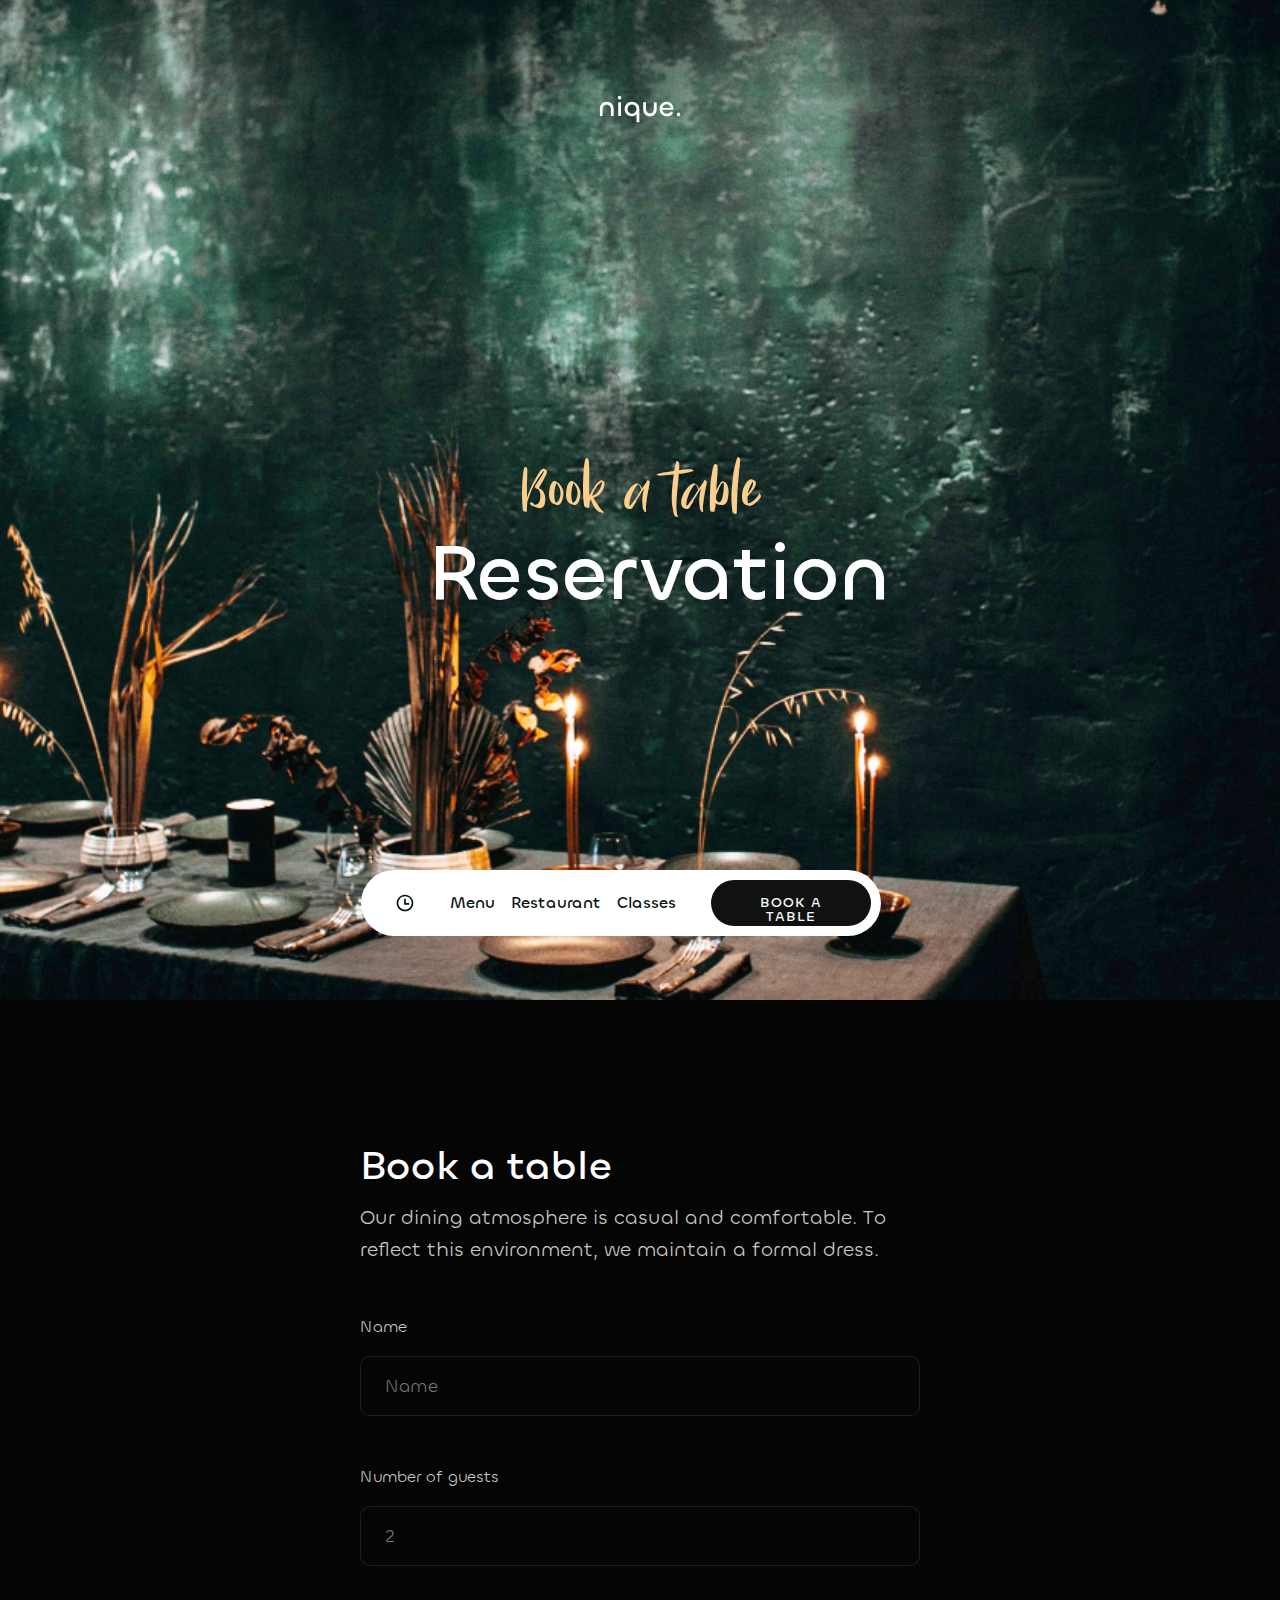
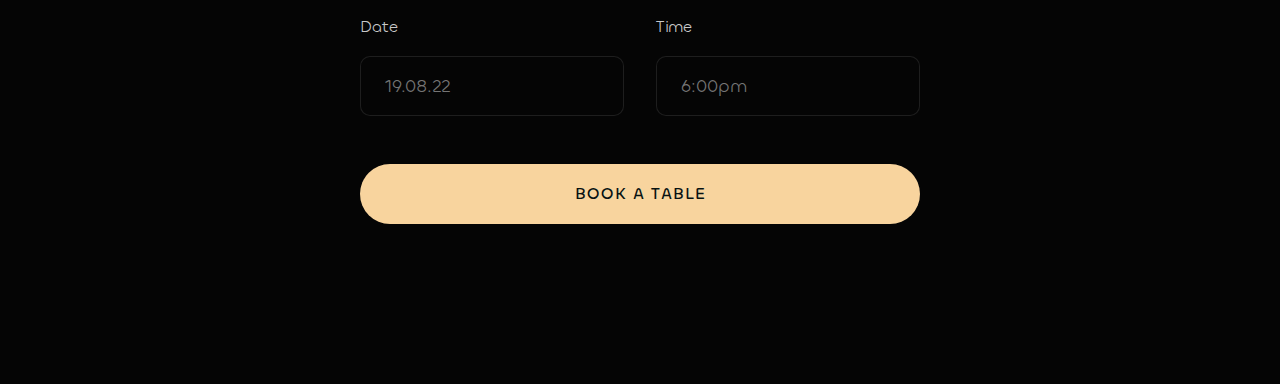
<file: reservation.html>
<!DOCTYPE html>
<html lang="en">

<head>
    <meta charset="UTF-8">
    <meta name="viewport" content="width=device-width, initial-scale=1.0">
    <title>Nique - Restaurant Website</title>
    <link rel="icon" href="img/logo.svg" type="image/x-icon">
    <link rel="stylesheet" href="style/index.css">
    <link rel="stylesheet" href="style/reservation.css">
</head>

<body>

        <main class="reservation__page">

        <section class="reservation cover">
            <div class="container">
                <a href="index.html"><img class="reservation__logo cover__logo" src="img/logo.svg"
                        alt="Restaurant logo"></a>

                <div class="reservation__text cover__text">
                    <h2 class="reservation__subtitle cover__subtitle">Book a table</h2>
                    <h1 class="reservation__title cover__title">Reservation</h1>
                </div>

                <nav class="reservation__navbar navbar cover__navbar">
                    <img class="reservation__navbar-time navbar__time" src="img/icon_time.svg" alt="Icon clock">
                    <ul class="reservation__navbar-menu navbar__menu">
                        <li class="reservation__navbar-item navbar__item"><a href="menu.html">Menu</a></li>
                        <li class="reservation__navbar-item navbar__item"><a href="#">Restaurant</a></li>
                        <li class="reservation__navbar-item navbar__item"><a href="#">Classes</a></li>
                    </ul>

                    <a class="reservation__navbar-btn navbar__btn" href="#">Book a Table</a>
                </nav>
            </div>
        </section>

        
            <section class="reservation__content">
                <div class="container">
                    <div class="reservation__content-text">
                        <h3 class="reservation__content-title">Book a table</h3>
                        <p class="reservation__content-description">Our dining atmosphere is casual and comfortable. To
                            reflect this environment, we maintain a formal dress.</p>
                    </div>

                    <form class="reservation__form">
                        <fieldset class="reservation__group">
                            <legend class="visually-hidden">Book a table</legend>
                            <label class="reservation__label">
                                <span class="reservation__label-text">Name</span>
                                <input class="reservation__input" type="text" name="name" placeholder="Name" required>
                            </label>

                            <label class="reservation__label">
                                <span class="reservation__label-text">Number of guests</span>
                                <input class="reservation__input" type="number" name="number" placeholder="2" required>
                            </label>

                            <label class="reservation__label-data">
                                <div class="reservation__date">
                                    <span class="reservation__data-text">Date</span>
                                    <input class="reservation__input-data" type="number" name="date"
                                        placeholder="19.08.22" required>
                                </div>
                                <div class="reservation__time">
                                    <span class="reservation__data-text">Time</span>
                                    <input class="reservation__input-data" type="number" name="time"
                                        placeholder="6:00pm" required>
                                </div>
                            </label>
                        </fieldset>

                        <button class="reservation__button" type="submit">Book a table</button>

                    </form>

                </div>
            </section>

        </main>

</body>

</html>
</file>
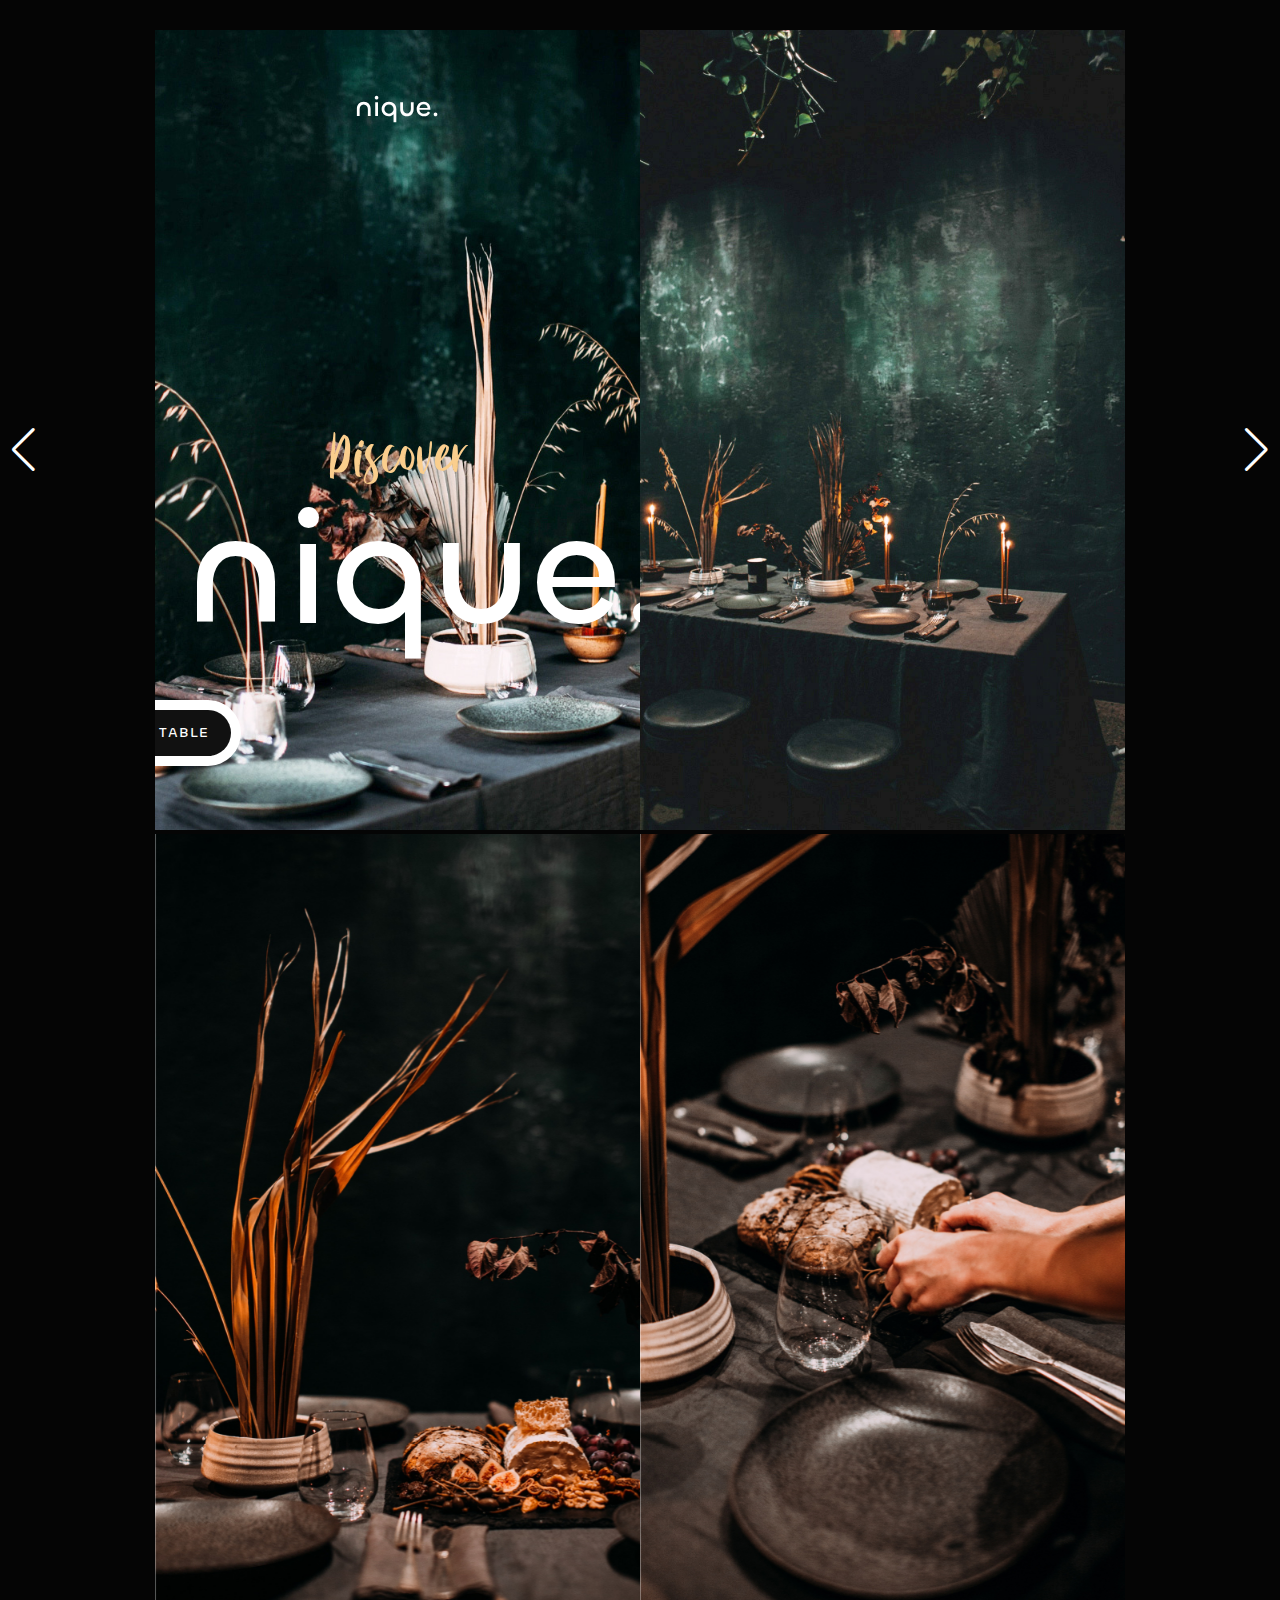
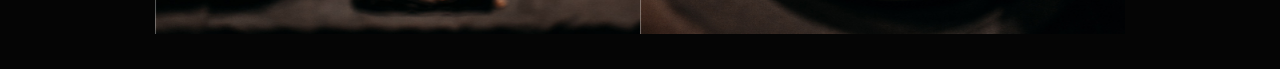
<file: restaurant.html>
<!DOCTYPE html>
<html lang="en">

<head>
    <meta charset="UTF-8">
    <meta name="viewport" content="width=device-width, initial-scale=1.0">
    <title>Nique - Restaurant Website</title>
    <link rel="icon" href="img/logo.svg" type="image/x-icon">
    <link rel="stylesheet" href="style/index.css">
    <link rel="stylesheet" href="style/restaurant.css">

    <script defer src="js/swiper-bundle.min.js"></script>
    <script defer src="js/index.js"></script>
</head>

<main class="restaurant__page">
    <section class="restaurant__gallery">
        <div class="container">
            <div class="restaurant__slider swiper">
                <ul class="restaurant__list swiper-wrapper">
                    <li class="restaurant__item swiper-slide">
                        <article class="card">
                            <div class="restaurant__content">
                                <a href="index.html"><img class="restaurant__logo cover__logo" src="img/logo.svg" alt="Restaurant logo"></a>
                    
                                <div class="restaurant__text cover__text">
                                    <h2 class="restaurant__subtitle cover__subtitle">Discover</h2>
                                    <h1 class="restaurant__title cover__title">nique.</h1>
                                </div>
                    
                    
                                <nav class="restaurant__navbar navbar cover__navbar">
                                    <img class="restaurant__navbar-time navbar__time" src="img/icon_time.svg" alt="Icon clock">
                                    <ul class="restaurant__navbar-menu navbar__menu">
                                        <li class="restaurant__navbar-item navbar__item"><a href="menu.html">Menu</a></li>
                                        <li class="restaurant__navbar-item navbar__item"><a href="restaurant.html">Restaurant</a></li>
                                        <li class="restaurant__navbar-item navbar__item"><a href="classes.html">Classes</a></li>
                                    </ul>
                    
                                    <a class="restaurant__navbar-btn navbar__btn" href="reservation.html">Book a Table</a>
                                </nav>
                            </div>
                        </article>
                    </li>

                    <li class="restaurant__item swiper-slide">
                        <article class="card">
                            <img class="card__picture" src="img/restaurant01.jpg" alt="">
                        </article>
                    </li>

                    <li class="restaurant__item swiper-slide">
                        <article class="card">
                            <img class="card__picture" src="img/restaurant02.jpg" alt="">
                        </article>
                    </li>

                    <li class="restaurant__item swiper-slide">
                        <article class="card">
                            <img class="card__picture" src="img/restaurant03.jpg" alt="">
                        </article>
                    </li>

                    <li class="restaurant__item swiper-slide">
                        <article class="card">
                            <img class="card__picture" src="img/restaurant04.jpg" alt="">
                        </article>
                    </li>

                    <li class="restaurant__item swiper-slide">
                        <article class="card">
                            <img class="card__picture" src="img/restaurant05.jpg" alt="">
                        </article>
                    </li>

                    <li class="restaurant__item swiper-slide">
                        <article class="card">
                            <img class="card__picture" src="img/restaurant06.jpg" alt="">
                        </article>
                    </li>

                </ul>

            </div>

            <div class="swiper-button-prev"></div>
            <div class="swiper-button-next"></div>

        </div>
    </section>
</main>

<body>

</body>

</html>
</file>
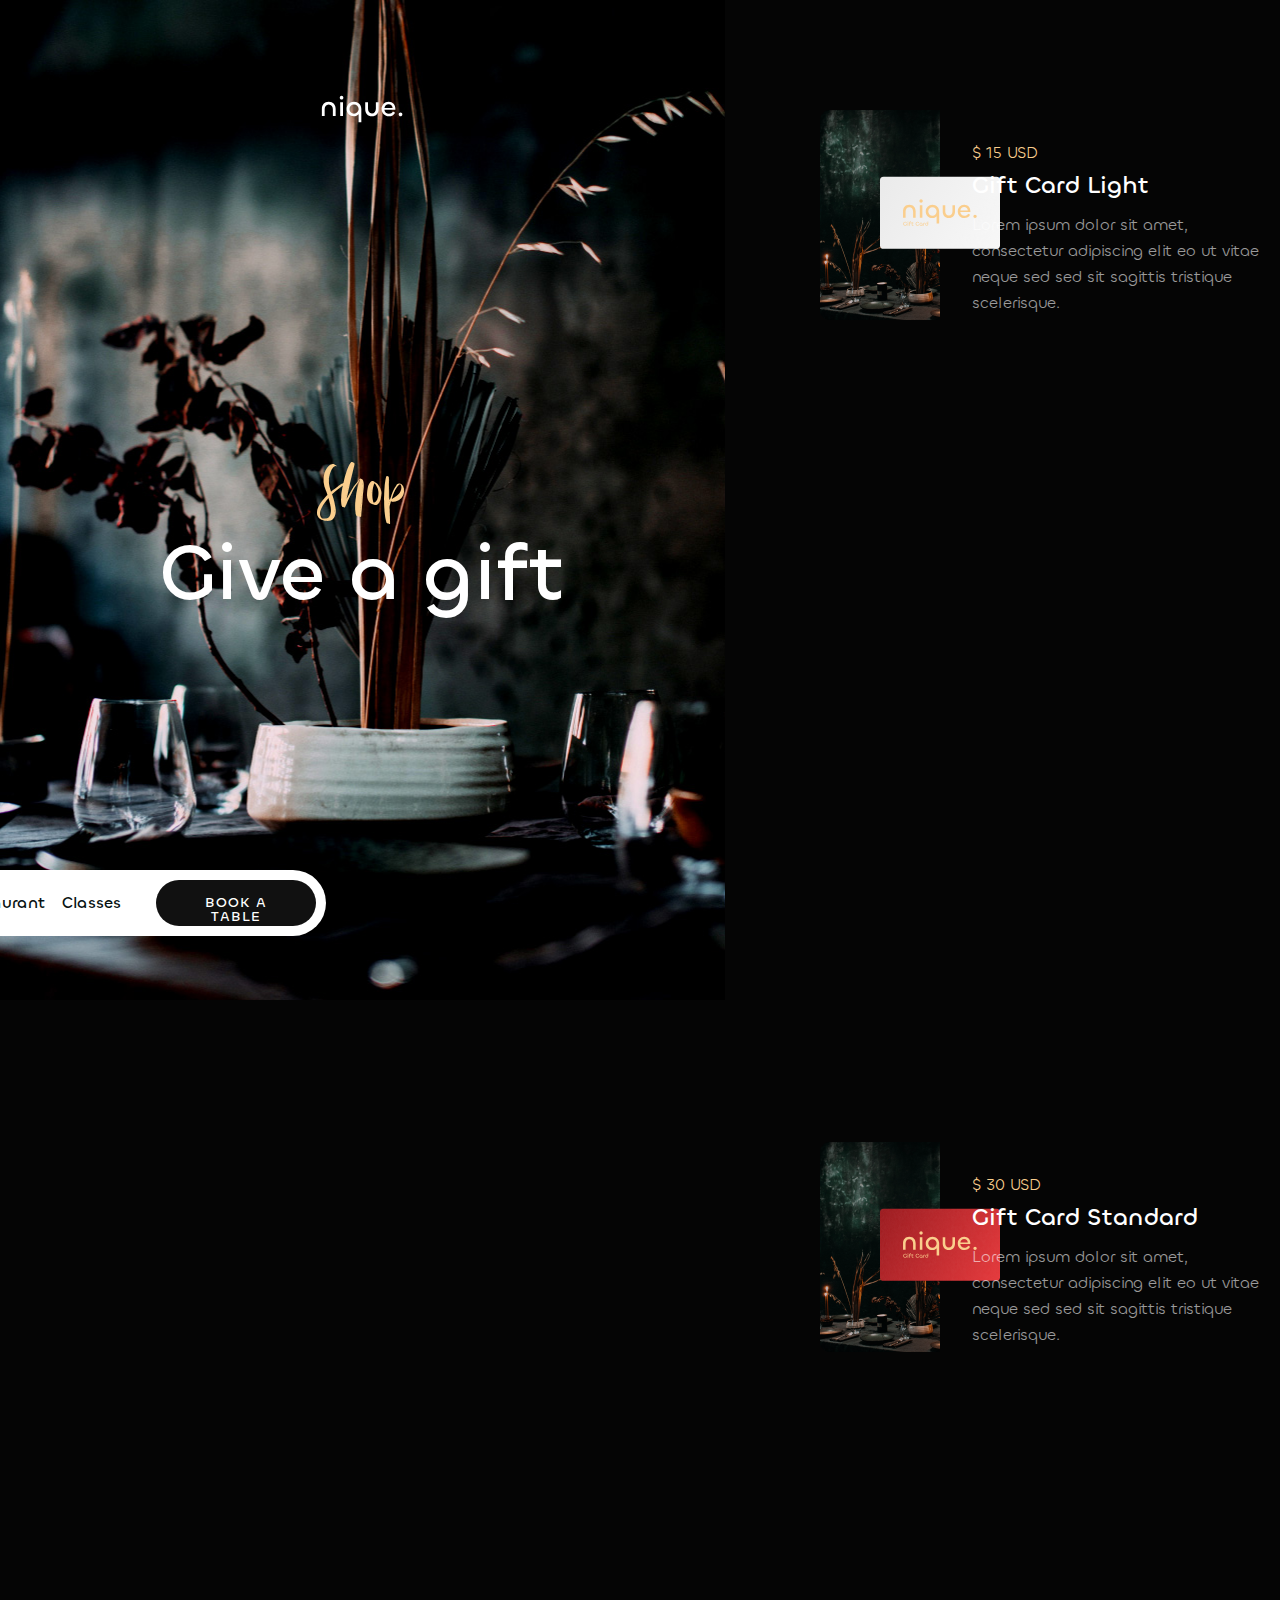
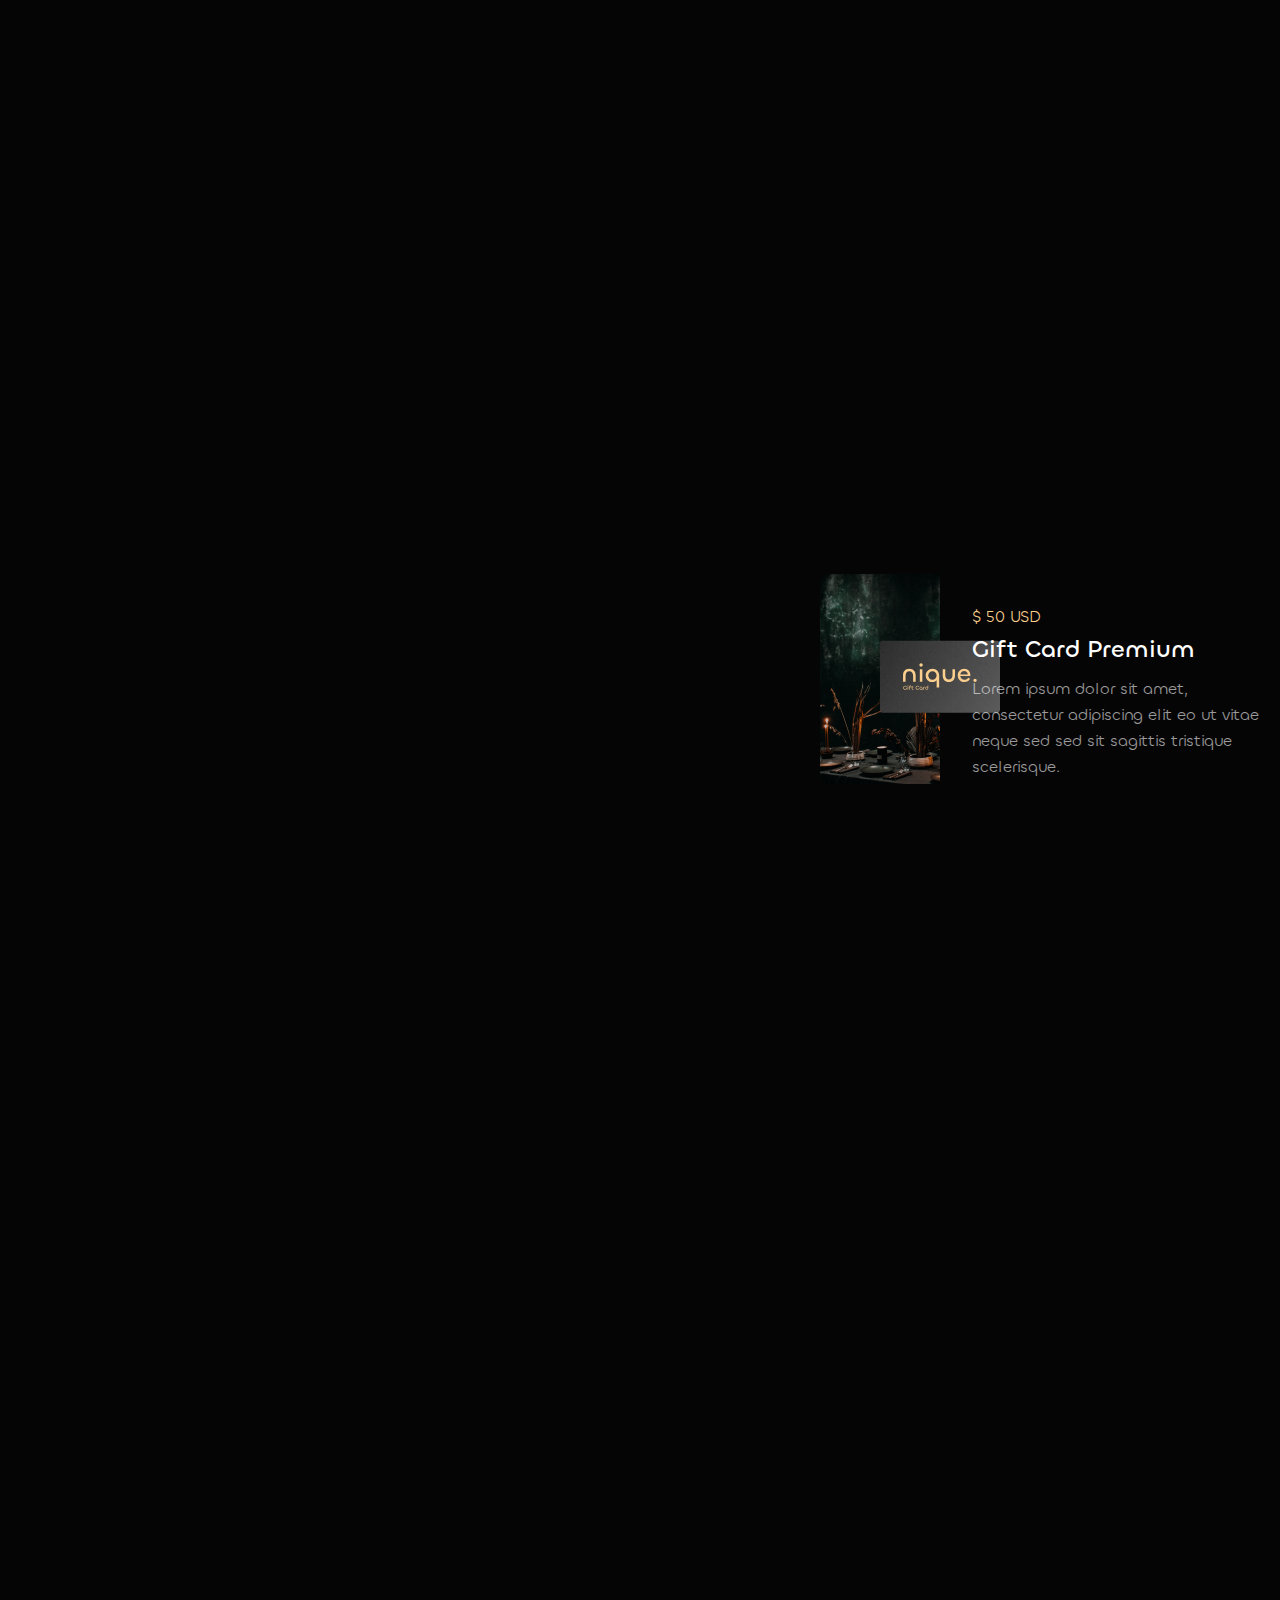
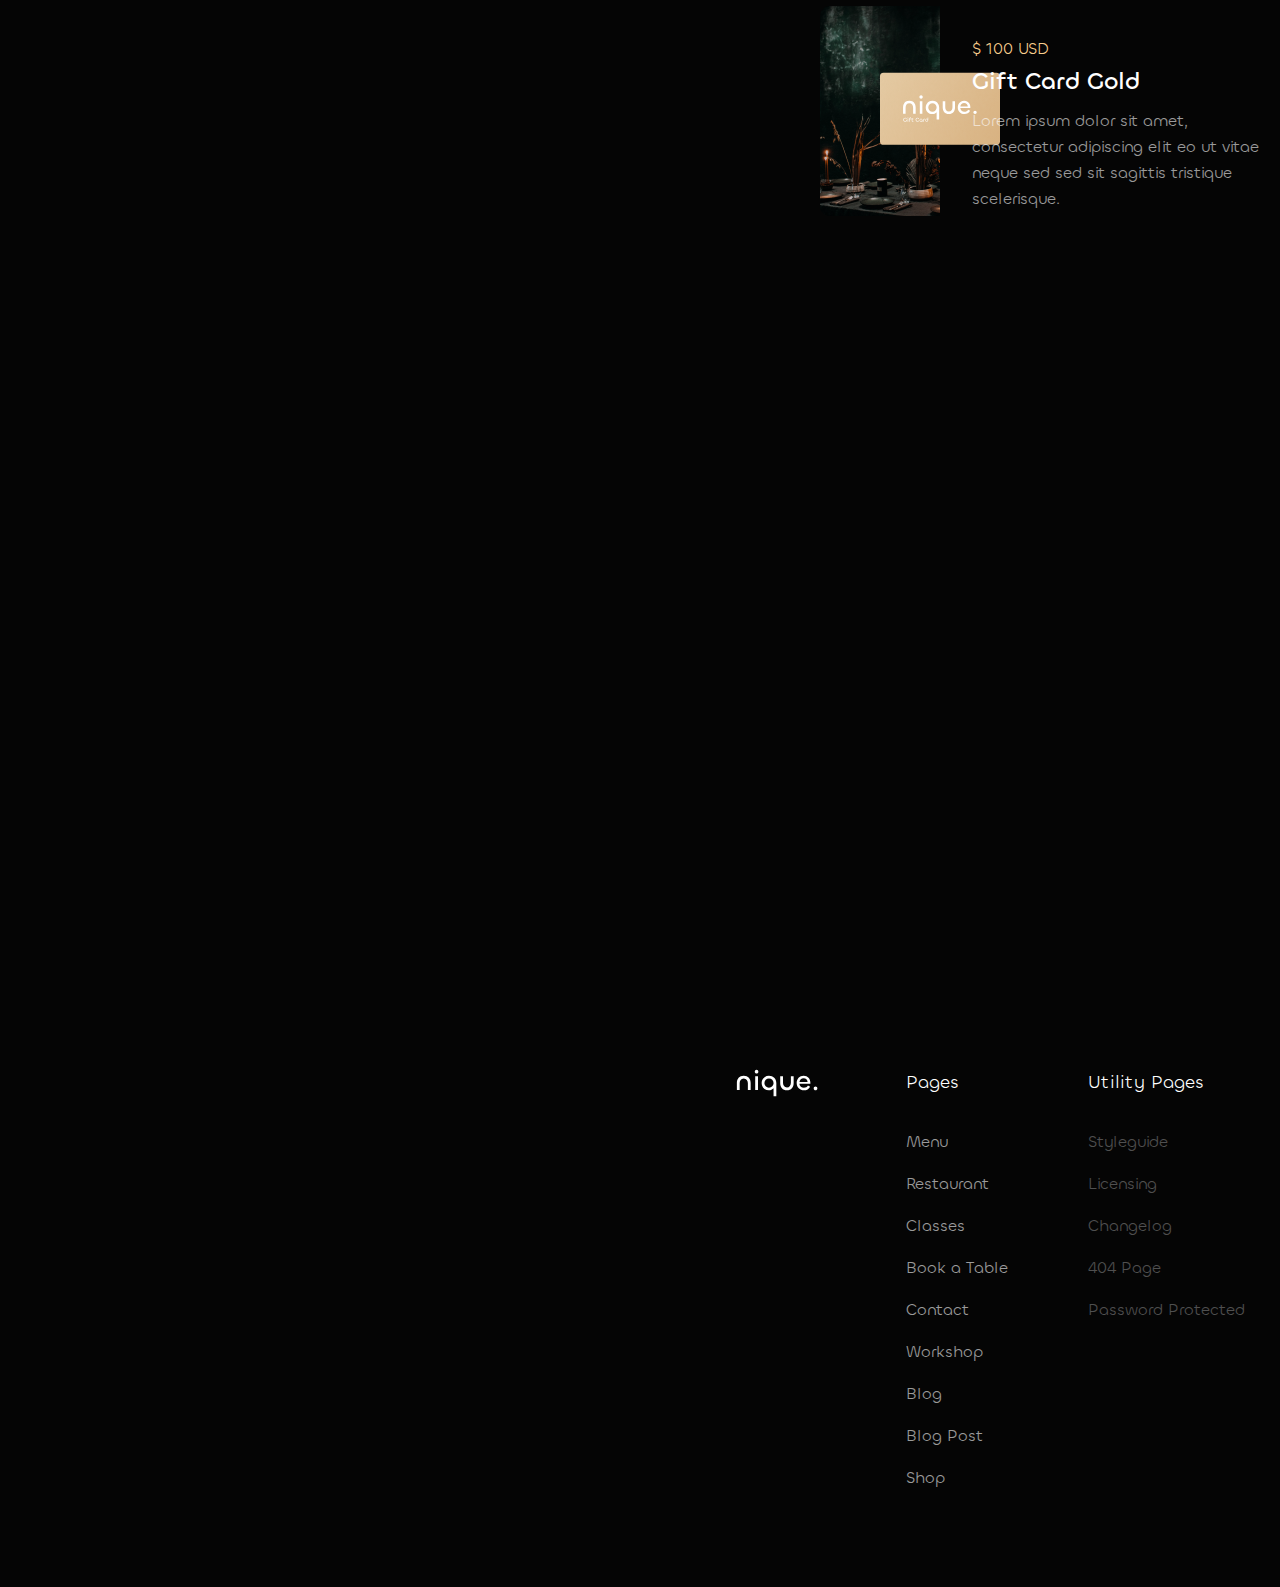
<file: shop.html>
<!DOCTYPE html>
<html lang="en">

<head>
    <meta charset="UTF-8">
    <meta name="viewport" content="width=device-width, initial-scale=1.0">
    <title>Nique - Restaurant Website</title>
    <link rel="icon" href="img/logo.svg" type="image/x-icon">
    <link rel="stylesheet" href="style/index.css">
    <link rel="stylesheet" href="style/shop.css">
</head>

<body>

    <main class="content shop__page">

        <section class="shop cover">
            <div class="container">
                <a href="index.html"><img class="shop__logo cover__logo" src="img/logo.svg" alt="Restaurant logo"></a>

                <div class="shop__text cover__text">
                    <h2 class="shop__subtitle cover__subtitle">Shop</h2>
                    <h1 class="shop__title cover__title">Give a gift</h1>
                </div>

                <nav class="shop__navbar navbar cover__navbar">
                    <img class="shop__navbar-time navbar__time" src="img/icon_time.svg" alt="Icon clock">
                    <ul class="shop__navbar-menu navbar__menu">
                        <li class="shop__navbar-item navbar__item"><a href="menu.html">Menu</a></li>
                        <li class="shop__navbar-item navbar__item"><a href="restaurant.html">Restaurant</a></li>
                        <li class="shop__navbar-item navbar__item"><a href="classes.html">Classes</a></li>
                    </ul>

                    <a class="shop__navbar-btn navbar__btn" href="reservation.html">Book a Table</a>
                </nav>
            </div>
        </section>


        <section class="shop__cards">
            <div class="container">
                <div class="shop__card">
                    <div class="shop__card-pictures">
                        <a href="#"><img class="shop__card-img" src="img/shop_light_card.svg" alt="Gift Card Light"></a>
                    </div>
                    <div class="shop__card-text">
                        <p class="shop__card-price">$ 15 USD</p>
                        <h3 class="shop__card-title">Gift Card Light</h3>
                        <p class="shop__card-description">Lorem ipsum dolor sit amet, consectetur adipiscing elit eo ut
                            vitae neque sed sed sit sagittis tristique scelerisque.</p>
                    </div>
                </div>

                <div class="shop__card">
                    <div class="shop__card-pictures">
                        <a href="#"><img class="shop__card-img" src="img/shop_standard_card.svg" alt="Gift Card Standard"></a>
                    </div>
                    <div class="shop__card-text">
                        <p class="shop__card-price">$ 30 USD</p>
                        <h3 class="shop__card-title">Gift Card Standard</h3>
                        <p class="shop__card-description">Lorem ipsum dolor sit amet, consectetur adipiscing elit eo ut
                            vitae neque sed sed sit sagittis tristique scelerisque.</p>
                    </div>
                </div>

                <div class="shop__card">
                    <div class="shop__card-pictures">
                        <a href="#"><img class="shop__card-img" src="img/shop_premium_card.svg" alt="Gift Card Premium"></a>
                    </div>
                    <div class="shop__card-text">
                        <p class="shop__card-price">$ 50 USD</p>
                        <h3 class="shop__card-title">Gift Card Premium</h3>
                        <p class="shop__card-description">Lorem ipsum dolor sit amet, consectetur adipiscing elit eo ut
                            vitae neque sed sed sit sagittis tristique scelerisque.</p>
                    </div>
                </div>

                <div class="shop__card">
                    <div class="shop__card-pictures">
                        <a href="#"><img class="shop__card-img" src="img/shop_gold_card.svg" alt="Gift Card Gold"></a>
                    </div>
                    <div class="shop__card-text">
                        <p class="shop__card-price">$ 100 USD</p>
                        <h3 class="shop__card-title">Gift Card Gold</h3>
                        <p class="shop__card-description">Lorem ipsum dolor sit amet, consectetur adipiscing elit eo ut
                            vitae neque sed sed sit sagittis tristique scelerisque.</p>
                    </div>
                </div>

            </div>
        </section>
    </main>


    <footer class="shop__footer footer">
        <div class="container">
            <div class="shop__footer-content footer__content">
                <a href="index.html"><img class="shop__footer-logo footer__logo" src="img/logo.svg"
                        alt="Restaurant logo"></a>

                <div class="shop__footer-items footer__items">
                    <h3 class="shop__footer-titles footer__titles">Pages</h3>
                    <ul class="shop__footer-list footer__list">
                        <li class="shop__footer-item footer__item"><a href="menu.html">Menu</a></li>
                        <li class="shop__footer-item footer__item"><a href="restaurant.html">Restaurant</a></li>
                        <li class="shop__footer-item footer__item"><a href="classes.html">Classes</a></li>
                        <li class="shop__footer-item footer__item"><a href="reservation.html">Book a Table</a></li>
                        <li class="shop__footer-item footer__item"><a href="contact.html">Contact</a></li>
                        <li class="shop__footer-item footer__item"><a href="workshop.html">Workshop</a></li>
                        <li class="shop__footer-item footer__item"><a href="blog.html">Blog</a></li>
                        <li class="shop__footer-item footer__item"><a href="post.html">Blog Post</a></li>
                        <li class="shop__footer-item footer__item"><a href="shop.html">Shop</a></li>
                    </ul>
                </div>

                <div class="shop__footer-items footer__items">
                    <h3 class="shop__footer-titles footer__titles">Utility Pages</h3>
                    <ul class="shop__footer-list footer__list">
                        <li class="shop__footer-item footer__item disabled"><a href="#">Styleguide</a></li>
                        <li class="shop__footer-item footer__item disabled"><a href="#">Licensing</a></li>
                        <li class="shop__footer-item footer__item disabled"><a href="#">Changelog</a></li>
                        <li class="shop__footer-item footer__item disabled"><a href="#">404 Page</a></li>
                        <li class="shop__footer-item footer__item disabled"><a href="#">Password Protected</a></li>
                    </ul>
                </div>
            </div>
        </div>
    </footer>

</body>

</html>
</file>
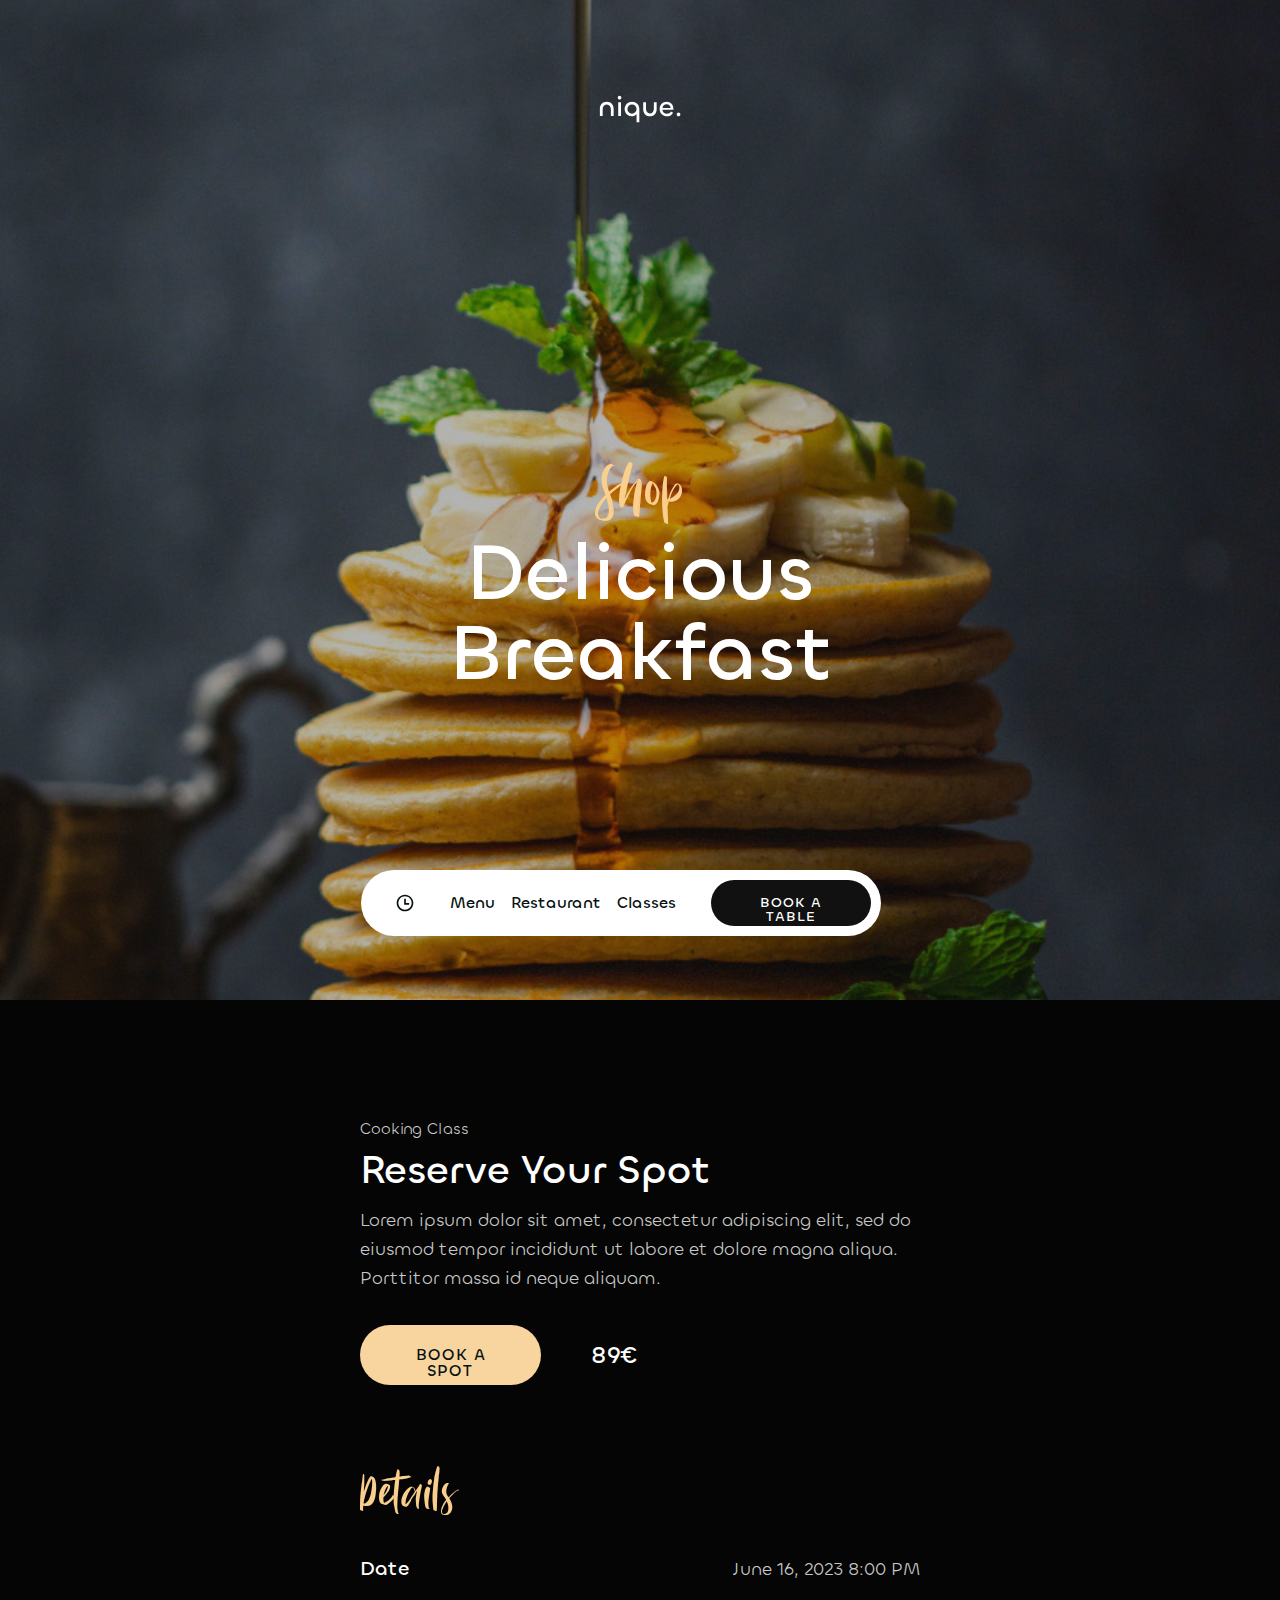
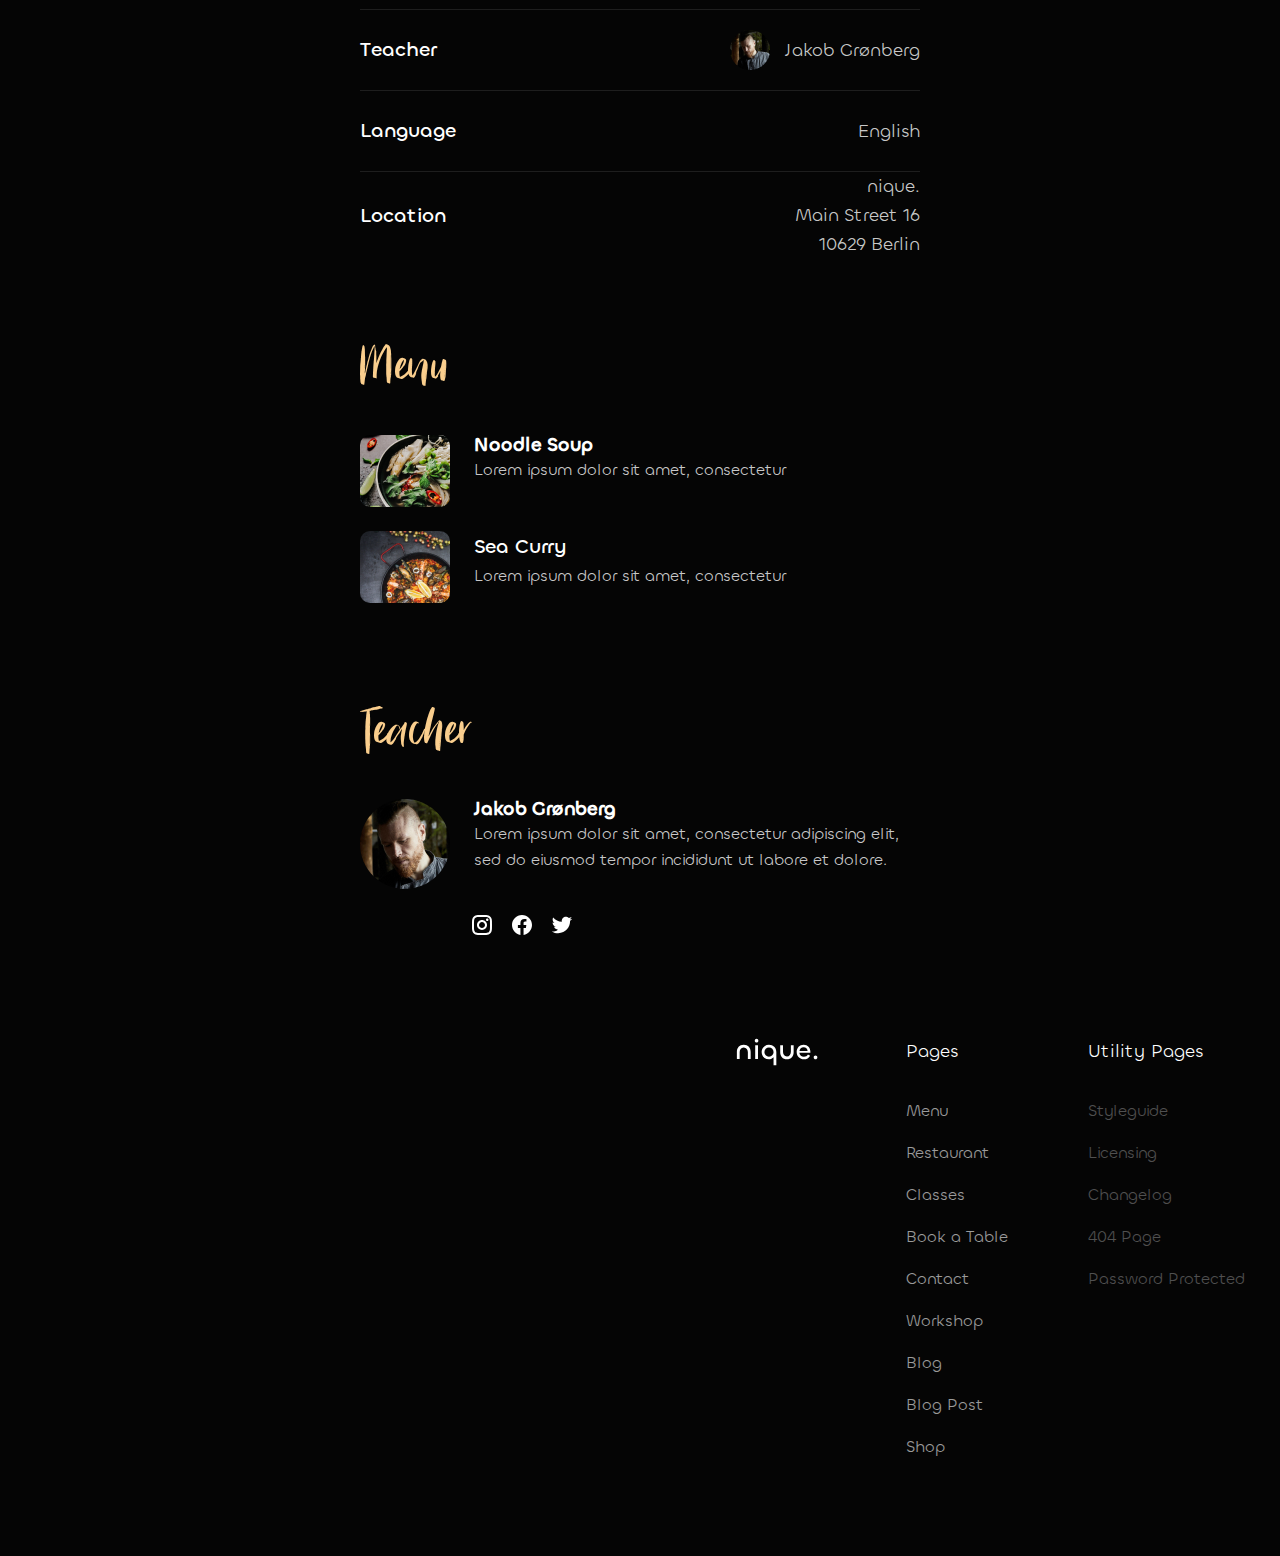
<file: workshop.html>
<!DOCTYPE html>
<html lang="en">

<head>
    <meta charset="UTF-8">
    <meta name="viewport" content="width=device-width, initial-scale=1.0">
    <title>Nique - Restaurant Website</title>
    <link rel="icon" href="img/logo.svg" type="image/x-icon">
    <link rel="stylesheet" href="style/index.css">
    <link rel="stylesheet" href="style/workshop.css">
</head>

<body>

    <main class="content workshop__page">

        <section class="workshop cover">
            <div class="container">
                <a href="index.html"><img class="workshop__logo cover__logo" src="img/logo.svg"
                        alt="Restaurant logo"></a>

                <div class="workshop__text cover__text">
                    <h2 class="workshop__subtitle cover__subtitle">Shop</h2>
                    <h1 class="workshop__title cover__title">Delicious Breakfast</h1>
                </div>

                <nav class="workshop__navbar navbar cover__navbar">
                    <img class="workshop__navbar-time navbar__time" src="img/icon_time.svg" alt="Icon clock">
                    <ul class="workshop__navbar-menu navbar__menu">
                        <li class="workshop__navbar-item navbar__item"><a href="menu.html">Menu</a></li>
                        <li class="workshop__navbar-item navbar__item"><a href="restaurant.html">Restaurant</a></li>
                        <li class="workshop__navbar-item navbar__item"><a href="classes.html">Classes</a></li>
                    </ul>

                    <a class="workshop__navbar-btn navbar__btn" href="reservation.html">Book a Table</a>
                </nav>
            </div>
        </section>

        <section class="workshop__content">
            <div class="container">
                <div class="workshop__content-text">
                    <p class="workshop__content-subtitle">Cooking Class</p>
                    <h3 class="workshop__content-title">Reserve Your Spot</h3>
                    <p class="workshop__content-description">Lorem ipsum dolor sit amet, consectetur adipiscing elit,
                        sed do eiusmod tempor incididunt ut labore et dolore magna aliqua. Porttitor massa id neque
                        aliquam.</p>

                    <span class="workshop__content-buy">
                        <a class="workshop__content-button" href="#">Book a Spot</a>
                        <p class="workshop__content-price">89€</p>
                    </span>
                </div>

                <div class="workshop__items">
                    <div class="workshop__item">
                        <h3 class="workshop__item-title">Details</h3>

                        <div class="workshop__details">
                            <span class="workshop__details-items">
                                <h4 class="workshop__details-title">Date</h4>
                                <p class="workshop__details-description">June 16, 2023 8:00 PM</p>
                            </span>

                            <span class="workshop__details-items">
                                <h4 class="workshop__details-title">Teacher</h4>
                                <span class="workshop__details-item">
                                    <img class="workshop__details-img" src="img/workshop_jakob_mini.png"
                                        alt="Jakob Gronberg">
                                    <p class="workshop__details-description">Jakob Grønberg</p>
                                </span>
                            </span>

                            <span class="workshop__details-items">
                                <h4 class="workshop__details-title">Language</h4>
                                <p class="workshop__details-description">English</p>
                            </span>

                            <span class="workshop__details-items">
                                <h4 class="workshop__details-title">Location</h4>
                                <p class="workshop__details-description">nique.<br>Main Street 16<br>10629 Berlin</p>
                            </span>
                        </div>
                    </div>
                </div>

                <div class="workshop__menu">
                    <h3 class="workshop__item-title menu__title">Menu</h3>

                    <div class="workshop__cards-item">
                        <div class="workshop__cards-content">
                            <img class="workshop__cards-img" src="img/workshop01.jpg" alt="Noodle Soup">
                            <span class="workshop__cards-text">
                                <h3 class="workshop__cards-subtitle">Noodle Soup</h3>
                                <p class="workshop__cards-description">Lorem ipsum dolor sit amet, consectetur</p>
                            </span>
                        </div>

                        <div class="workshop__cards-content">
                            <img class="workshop__cards-img" src="img/workshop02.jpg" alt="Sea Curry">
                            <span class="workshop__cards-text">
                                <h3 class="workshop__cards-title">Sea Curry</h3>
                                <p class="workshop__cards-description">Lorem ipsum dolor sit amet, consectetur</p>
                            </span>
                        </div>
                    </div>
                </div>

                <div class="workshop__teacher">
                    <h3 class="workshop__item-title menu__title">Teacher</h3>

                    <div class="workshop__cards-content">
                        <img class="workshop__cards-img teacher__img" src="img/workshop_jakob.jpg" alt="Jakob Gronberg">
                        <span class="workshop__cards-text">
                            <h3 class="workshop__cards-subtitle">Jakob Grønberg</h3>
                            <p class="workshop__cards-description">Lorem ipsum dolor sit amet, consectetur adipiscing
                                elit, sed do eiusmod tempor incididunt ut labore et dolore.</p>
                        </span>
                    </div>
                        <span class="workshop__socials">
                            <a class="social__icon" href="#"><img src="img/instagram.svg" alt="instagram"></a>
                            <a class="social__icon" href="#"><img src="img/facebook.svg" alt="facebook"></a>
                            <a class="social__icon" href="#"><img src="img/twitter.svg" alt="twitter"></a>
                        </span>
                </div>
            </div>
        </section>
    </main>


    <footer class="workshop__footer footer">
        <div class="container">
            <div class="workshop__footer-content footer__content">
                <a href="index.html"><img class="shop__footer-logo footer__logo" src="img/logo.svg"
                        alt="Restaurant logo"></a>

                <div class="workshop__footer-items footer__items">
                    <h3 class="workshop__footer-titles footer__titles">Pages</h3>
                    <ul class="workshop__footer-list footer__list">
                        <li class="workshop__footer-item footer__item"><a href="menu.html">Menu</a></li>
                        <li class="workshop__footer-item footer__item"><a href="restaurant.html">Restaurant</a></li>
                        <li class="workshop__footer-item footer__item"><a href="classes.html">Classes</a></li>
                        <li class="workshop__footer-item footer__item"><a href="reservation.html">Book a Table</a></li>
                        <li class="workshop__footer-item footer__item"><a href="contact.html">Contact</a></li>
                        <li class="workshop__footer-item footer__item"><a href="workshop.html">Workshop</a></li>
                        <li class="workshop__footer-item footer__item"><a href="blog.html">Blog</a></li>
                        <li class="workshop__footer-item footer__item"><a href="post.html">Blog Post</a></li>
                        <li class="workshop__footer-item footer__item"><a href="shop.html">Shop</a></li>
                    </ul>
                </div>

                <div class="workshop__footer-items footer__items">
                    <h3 class="workshop__footer-titles footer__titles">Utility Pages</h3>
                    <ul class="workshop__footer-list footer__list">
                        <li class="workshop__footer-item footer__item disabled"><a href="#">Styleguide</a></li>
                        <li class="workshop__footer-item footer__item disabled"><a href="#">Licensing</a></li>
                        <li class="workshop__footer-item footer__item disabled"><a href="#">Changelog</a></li>
                        <li class="workshop__footer-item footer__item disabled"><a href="#">404 Page</a></li>
                        <li class="workshop__footer-item footer__item disabled"><a href="#">Password Protected</a></li>
                    </ul>
                </div>
            </div>
        </div>
    </footer>

</body>

</html>
</file>
<file: style/blog.css>
.blog__page {
    display: flex;
    justify-content: center;
    gap: 80px;
}

/* Cover */
.blog {
    background-image: url("../img/blog_bg.jpg");
}

/* Main */
.content {
    position: relative;
}

/* Cards */
.blog__cards {
    max-width: 840px;
    margin-top: 96px;
}

.blog__card {
    display: flex;
    gap: 32px;
    align-items: center;
    max-width: 680px;
    min-height: 210px;
    margin-bottom: 48px;
}

.blog__card-img {
    border-radius: 10px;
    max-width: 280px;
    min-height: 210px;
}

.blog__card-text {
    max-width: 368px;
    min-height: 150px;
}

.blog__card-subtitle {
    font-weight: 400;
    font-size: 16px;
    line-height: 26px; 
    color: var(--text-primary);
}

.blog__card-title {
    font-weight: 500;
    font-size: 24px;
    line-height: 38px;
    margin-bottom: 8px;
}

.blog__card-description {
    font-weight: 400;
    font-size: 16px;
    line-height: 26px;
    opacity: 0.6;
}

/* Media */
@media screen and (max-width: 1600px) {
    .blog__page {
        flex-direction: column;
        align-items: center;
        gap: 20px;
    }
}

@media screen and (max-width: 768px) {
    .blog__cards {
        margin-top: 50px;
    }

    .blog__card {
        flex-direction: column;
        gap: 20px;
    }
}

@media screen and (max-width: 375px) {
    .blog__card-img {
        max-width: 270px;
        min-height: 200px;
    }
}
</file>
<file: style/classes.css>
.classes__page {
    max-width: 580px;
    margin: 0 auto;
}

.classes__text {
    width: 263px;
    height: 127px;
    margin: 0 auto;
}

.classes__subtitle {
    font-family: "Bitter Rose", sans-serif;
    font-weight: 400;
    font-size: 64px;    
    line-height: 45px;
    color: var(--text-primary);
}

.classes__title {
    font-weight: 500;
    font-size: 40px;
    line-height: 40px;
    margin-bottom: 8px;
}

.classes__description {
    font-weight: 400;
    font-size: 16px;
    line-height: 26px; 
    text-align: center;
    color: var(--text-muted);
}

.classes__content {
    background-image: url("../img/classes_bg.jpg");
    background-repeat: no-repeat;
    background-size: cover;
    background-position: center center;
    height: 800px;
    text-align: center;
}

.classes__navbar {
    width: 520px;
    max-height: 68px;
    left: 0px;
    bottom: 20px;
}

.classes__subtitle-item {
    padding-top: 320px;
}

.classes__content-asian {
    background-image: url("../img/classes01.jpg");
    background-repeat: no-repeat;
    background-size: cover;
    background-position: center center;
    height: 800px;
    text-align: center;
}

.classes__content-vegan {
    background-image: url("../img/classes02.jpg");
    background-repeat: no-repeat;
    background-size: cover;
    background-position: center center;
    height: 800px;
    text-align: center;
    position: relative;
}

.classes__sticker {
    position: absolute;
    display: block;
    border-radius: 500px;
    padding: 16px 24px;
    width: 90px;
    height: 90px;
    background-color: var(--background-primary);
    color: var(--text-inverse);
    font-weight: 500;
    font-size: 14px;
    line-height: 18px; 
    letter-spacing: 1px;
    text-transform: uppercase;
    text-align: center;
    top: 180px;
    left: 55px;
}

.classes__content-italian {
    background-image: url("../img/classes03.jpg");
    background-repeat: no-repeat;
    background-size: cover;
    background-position: center center;
    height: 800px;
    text-align: center;
}

.classes__content-honey {
    background-image: url("../img/classes04.jpg");
    background-repeat: no-repeat;
    background-size: cover;
    background-position: center center;
    height: 800px;
    text-align: center;
}

/* Swiper */
.swiper-button-prev, 
.swiper-button-next {
    color: var(--text-default);
}

/* Media */
@media screen and (max-width: 586px) {
    .classes__navbar {
        width: 290px;
    }

    .classes__navbar-btn {
        width: 100px;
        height: 12px;
    }
}

@media screen and (max-width: 375px) {
    .classes__navbar {
        width: 235px;
    }
}
</file>
<file: style/contact.css>
.contacts__page {
    display: flex;
    justify-content: center;
    gap: 140px;
    
}

/* Cover */
.contacts {
    background-image: url("../img/contact_bg.jpg");
}

.contacts__text {
    max-width: 490px;
}


/* Form */
.contacts__content {
    max-width: 840px;
    margin-bottom: 130px;
}

.contacts__content-text {
    max-width: 680px;
    min-height: 96px;
    margin-top: 96px;
    margin-bottom: 48px;
    margin-right: 80px;
}

.contacts__content-description {
    font-weight: 400;
    font-size: 20px;
    line-height: 32px;
    color: var(--text-muted);
}

.contacts__form {
    max-width: 680px;
    margin-right: 80px;
}

.contacts__label {
    display: flex;
    flex-direction: column;
    gap: 16px;    
}

.contacts__label-text {
    font-weight: 400;
    font-size: 16px;
    line-height: 26px;
}

.contacts__input {
    border: 1px solid var(--border-default);
    border-radius: 10px;
    padding: 16px 24px;
    width: 680px;
    height: 60px;
    font-weight: 400;
    font-size: 18px;
    line-height: 29px;
    margin-bottom: 48px;
    background-color: var(--background-default);
    color: var(--text-muted);
}

.message {
    width: 680px;
    height: 200px;
}

.contacts__button {
    display: block;
    width: 680px;
    height: 60px;
    border-radius: 500px;
    padding: 16px 24px;
    background-color: var(--background-primary);
    font-weight: 500;
    font-size: 16px;
    line-height: 16px; 
    letter-spacing: 1px;
    text-transform: uppercase;
    color: var(--text-inverse);
    transition-property: background-color, transform;
    transition-duration: 0.3s, 0.1s;
    transition-timing-function: ease-in-out;
}

.contacts__button:hover {
    background-color: #dab378;
}

.contacts__button:active {
    transform: scale(0.9);
}

/* Media */
@media screen and (max-width: 1600px) {
    .contacts__page {
        flex-direction: column;
        gap: 20px;
        align-items: center;
    }

    .contacts__content-text {
        margin-right: 0;
    }
    
    .contacts__form {
        margin-right: 0;
    }
}

@media screen and (max-width: 768px) {
    .contacts__content {
        text-align: center;
    }

    .contacts__form {
        margin: 0 auto;
    }

    .contacts__input {
        margin: 0 auto;
        width: 460px;
        height: 60px;
        margin-bottom: 28px;
    }

    .message {
        width: 460px;
        height: 200px;
        margin-bottom: 28px;
    }    

    .contacts__button {
        margin: 0 auto;
        width: 460px;
        height: 60px;
    }
}

@media screen and (max-width: 480px) {
    .contacts__content-description {
        font-size: 18px;
    }

    .contacts__input {
        width: 260px;
        height: 60px;
    }

    .message {
        width: 260px;
        height: 200px;
    }   

    .contacts__button {
        width: 260px;
        height: 60px;
    }
}
</file>
<file: style/menu.css>
.menu__page {
    display: flex;
    justify-content: center;
    gap: 96px;
    
}

/* Cover */
.menu {
    background-image: url("../img/menu_bg.jpg");
}

/* Main */
.content {
    position: relative;
}

.menu__content {
    max-width: 840px;
    margin-right: 105px;
}

.menu__content-items {
    max-width: 504px;
    min-height: 74px;
    padding: 24px 32px;
    margin: 0 auto;
    margin-bottom: 80px;
    margin-right: 105px;
}

.menu__content-list {
    display: flex;
    justify-content: space-between;
    align-items: center;
    gap: 48px;
}

.menu__content-item {
    font-weight: 400;
    font-size: 16px;
    line-height: 26px;
    color: var(--text-muted);
}

.menu__content-item:visited,
.menu__content-item:hover,
.menu__content-item:active {
    color: var(--text-primary);
}

.menu__cards-items {
    margin-bottom: 96px;
}

.menu__cards-title {
    font-family: "Bitter Rose", sans-serif;
    font-weight: 400;
    font-size: 64px;
    line-height: 45px;
    color: var(--text-primary);
    margin-bottom: 32px;
}

.menu__cards-item {
    max-width: 638px;
    display: flex;
    justify-content: space-between;
    align-items: center;
    margin-bottom: 16px;
    padding-left: 16px;
}

.menu__cards-content {
    display: flex;
}

.menu__cards-img {
    margin-right: 24px;
}

.menu__cards-subtitle {
    font-weight: 400;
    font-size: 20px;
    line-height: 32px;
}

.menu__cards-prise {
    font-weight: 400;
    font-size: 20px;
    line-height: 32px;
    padding-right: 24px;
}

.line {
    text-decoration: line-through;
    opacity: 0.6;
    padding: 0;
}

.menu__cards-description {
    font-weight: 400;
    font-size: 16px;
    line-height: 26px;
    opacity: 0.6;
}

.prise__items {
    display: flex;
    gap: 8px;
    padding-bottom: 30px;    
}

.menu__cards-starter {
    position: relative;
    border: 1px solid var(--text-primary);
    border-radius: 16px;
    max-width: 638px;
    min-height: 104px;
}

.menu__starter {
    position: absolute;
    border-radius: 6px;
    padding: 8px 12px;
    width: 148px;
    height: 36px;
    background-color: var(--background-primary);    
    color: var(--text-inverse);
    right: 20px;
    top: -20px;
}

.menu__starter-description {
    font-weight: 400;
    font-size: 14px;
    line-height: 20px;
}

/* Media */
@media screen and (max-width: 1600px) {
    .menu__page {
        flex-direction: column;
        gap: 20px;
        align-items: center;;
    }

    .menu__content {
        margin-right: 0;
    }
    
    .menu__content-items {
        margin-bottom: 50px;
        margin-right: 0;
    }
}

@media screen and (max-width: 768px) {
    .menu__content-items {
        margin-right: 10px;
    }

    .menu__cards-items {
        margin-bottom: 70px;
    }
    
    .menu__cards-content {
        flex-direction: column;
    }

    .menu__cards-img {
        align-self: self-start;
    }

    .menu__cards-text {
        margin-bottom: 10px;
    }

    .menu__cards-starter {
        padding-top: 10px;
    }
}

@media screen and (max-width: 586px) {
    .menu__content-list {
        flex-direction: column;
        gap: 10px;
        align-items: start;
    }

    .menu__cards-items {
        padding: 0 20px;
    }
}

@media screen and (max-width: 375px) {
    .menu__cards-subtitle {
        font-size: 18px;
    }
    
    .menu__cards-prise {
        font-size: 16px;
    }
    
    .menu__cards-description {
        font-size: 14px;
        line-height: 20px;
    }

    .menu__starter {
        padding: 8px 10px;
        width: 128px;
        height: 36px;
    }

    .menu__starter-description {
        font-size: 12px;
    }
}
</file>
<file: style/post.css>
.post__page {
    display: flex;
    justify-content: center;
    gap: 80px;
}

/* Cover */
.post {
    background-image: url("../img/blog_post_bg.jpg");
}

/* Main */
.content {
    position: relative;
}

.post__content {
    max-width: 840px;
    margin-top: 96px;
    margin-right: 80px;
}

.post__content-text {
    max-width: 680px;
    min-height: 210px;
}

.post__content-title {
    font-weight: 500;
    font-size: 24px;
    line-height: 38px;
    margin-bottom: 16px;
}

.post__content-description {
    font-weight: 400;
    font-size: 16px;
    line-height: 26px;
    opacity: 0.6;
    margin-bottom: 48px;
}

.post__content-img {
    border-radius: 10px;
    max-width: 680px;
    min-height: 412px;
    margin-bottom: 48px;
}

/* Media */
@media screen and (max-width: 1600px) {
    .post__page {
        flex-direction: column;
        align-items: center;
        gap: 20px;
    }

    .post__content {
        margin-right: 0;
    }
}

@media screen and (max-width: 860px) {
    .post__content-text {
        padding: 0 30px;
    }
}

@media screen and (max-width: 768px) {
    .post__content {
        margin-top: 50px;
    }

    .post__content_pictures {
        text-align: center;
    }

    .post__content-img {
        max-width: 580px;
        min-height: 312px;
    }
}

@media screen and (max-width: 600px) {
    .post__content-img {
        max-width: 480px;
        min-height: 212px;
    }
}

@media screen and (max-width: 500px) {
    .post__content-img {
        max-width: 380px;
        min-height: 112px;
    }
}

@media screen and (max-width: 420px) {
    .post__content-img {
        max-width: 260px;
        min-height: 112px;
    }
}
</file>
<file: style/reservation.css>
.reservation__page {
    display: flex;
    justify-content: center;
    gap: 140px;

}

/* Cover */
.reservation {
    background-image: url("../img/reservation_bg.jpg");
}

/* Form */
.reservation__content {
    max-width: 840px;
    margin-bottom: 130px;
}

.reservation__content-text {
    max-width: 560px;
    min-height: 120px;
    margin-top: 96px;
    margin-bottom: 48px;
    margin-right: 140px;
}

.reservation__content-title {
    font-weight: 500;
    font-size: 40px;
    line-height: 40px;
    margin-bottom: 16px;
}

.reservation__content-description {
    font-weight: 400;
    font-size: 20px;
    line-height: 32px;
    color: var(--text-muted);
}

.reservation__form {
    max-width: 560px;
}

.reservation__label {
    display: flex;
    flex-direction: column;
    gap: 16px;
}

.reservation__label-text {
    font-weight: 400;
    font-size: 16px;
    line-height: 26px;
    color: var(--text-muted);
}

.reservation__data-text {
    font-weight: 400;
    font-size: 16px;
    line-height: 26px;
    margin-bottom: 16px;
    color: var(--text-muted);
}

.reservation__input {
    border: 1px solid var(--border-default);
    border-radius: 10px;
    padding: 16px 24px;
    width: 560px;
    height: 60px;
    font-weight: 400;
    font-size: 18px;
    line-height: 29px;
    margin-bottom: 48px;
    background-color: var(--background-default);
    color: var(--text-default);
}

.reservation__input-data {
    border: 1px solid var(--border-default);
    border-radius: 10px;
    padding: 16px 24px;
    width: 264px;
    height: 60px;
    font-weight: 400;
    font-size: 18px;
    line-height: 29px;
    background-color: var(--background-default);
    color: var(--text-default);
}

.reservation__label-data {
    display: flex;
    justify-content: space-between;
    gap: 32px;
    margin-bottom: 48px;
}

.reservation__date {
    display: flex;
    flex-direction: column;
}

.reservation__time {
    display: flex;
    flex-direction: column;
}

.reservation__button {
    display: block;
    width: 560px;
    height: 60px;
    border-radius: 500px;
    padding: 16px 24px;
    background-color: var(--background-primary);
    font-weight: 500;
    font-size: 16px;
    line-height: 16px;
    letter-spacing: 1px;
    text-transform: uppercase;
    color: var(--text-inverse);
    transition-property: background-color, transform;
    transition-duration: 0.3s, 0.1s;
    transition-timing-function: ease-in-out;
}

.reservation__button:hover {
    background-color: #dab378;
}

.reservation__button:active {
    transform: scale(0.9);
}

/* Media */
@media screen and (max-width: 1600px) {
    .reservation__page {
        flex-direction: column;
        gap: 20px;
        align-items: center;
    }

    .reservation__content-text {
        margin-right: 0;
    }
}

@media screen and (max-width: 768px) {
    .reservation__content {
        text-align: center;
    }

    .reservation__label {
        align-items: center;
    }

    .reservation__input {
        width: 360px;
        height: 60px;
    }

    .reservation__input-data {
        width: 164px;
        height: 60px;
    }

    .reservation__label-data {
        justify-content: center;
        gap: 10px;
    }

    .reservation__button {
        margin: 0 auto;
        width: 360px;
        height: 60px;
    }
}

@media screen and (max-width: 480px) {
    .reservation__input {
        width: 260px;
        height: 60px;
    }

    .reservation__input-data {
        width: 124px;
        height: 60px;
    }

    .reservation__button {
        width: 260px;
        height: 60px;
    }
}
</file>
<file: style/restaurant.css>
.restaurant__page {
    max-width: 1000px;
    margin: 0 auto;
}

.restaurant__logo {
    margin-bottom: 299px;
}

.restaurant__title {
    font-weight: 500;
    font-size: 160px;
    line-height: 144px;
}

.restaurant__content {
    background-image: url("../img/restaurant_bg.jpg");
    background-repeat: no-repeat;
    background-size: cover;
    background-position: center center;
    height: 800px;
    text-align: center;
}

.card {
    max-width: 1680px;
    width: 100%;
    text-align: center;
}

.card__picture {
    max-width: 665px;
    height: 800px;
}

/* Swiper */
.swiper-button-prev, 
.swiper-button-next {
    color: var(--text-default);
}

/* Media */
@media screen and (max-width: 768px) {
    .restaurant__subtitle {
        font-size: 60px;
    }
    
    .restaurant__title {
        font-size: 122px;
        margin-bottom: 0;
    }
}

@media screen and (max-width: 586px) {
    .restaurant__title {
        font-size: 80px;
    }

    .restaurant__navbar {
        width: 250px;
    }

    .restaurant__navbar-btn {
        width: 100px;
        height: 12px;
    }
}

@media screen and (max-width: 375px) {
    .restaurant__subtitle {
        font-size: 50px;
    }

    .restaurant__title {
        font-size: 60px;
    }
}
</file>
<file: style/shop.css>
.shop__page {
    display: flex;
    justify-content: center;
    gap: 80px;
}

/* Cover */
.shop {
    background-image: url("../img/shop_bg.jpg");
}

/* Main */
.content {
    position: relative;
}

/* Cards */
.shop__cards {
    width: 840px;
    margin-top: 80px;
}

.shop__card {
    display: flex;
    gap: 32px;
    max-width: 680px;
    min-height: 984px;
    margin-bottom: 48px;
}

.shop__card-pictures {
    background-image: url("../img/shop_card_bg.png");
    width: 280px;
    height: 210px;
}

.shop__card-img {
    border-radius: 4px;
    width: 144px;
    height: 86px;
    margin: 60px;
}

.shop__card-text {
    max-width: 368px;
    min-height: 150px;
    padding: 30px 0;
}

.shop__card-price {
    font-weight: 400;
    font-size: 16px;
    line-height: 26px; 
    color: var(--text-primary);
}

.shop__card-title {
    font-weight: 500;
    font-size: 24px;
    line-height: 38px;
    margin-bottom: 8px;
}

.shop__card-description {
    font-weight: 400;
    font-size: 16px;
    line-height: 26px;
    opacity: 0.6;
}
</file>
<file: style/workshop.css>
.workshop__page {
    display: flex;
    justify-content: center;
    gap: 96px;
}

/* Cover */
.workshop {
    background-image: url("../img/workshop_bg.jpg");
}

/* Main */
.content {
    position: relative;
}

/* Content */
.workshop__content {
    max-width: 840px;
    padding: 96px 80px;    
}

.workshop__content-text {
    max-width: 560px;
    min-height: 269px;
    margin-bottom: 80px;
}

.workshop__content-subtitle {
    font-weight: 400;
    font-size: 16px;
    line-height: 26px;
    margin-bottom: 8px;
    color: var(--text-muted);
}

.workshop__content-title {
    font-weight: 500;
    font-size: 40px;
    line-height: 40px;
    margin-bottom: 16px;
}

.workshop__content-description {
    font-weight: 400;
    font-size: 18px;
    line-height: 29px;
    margin-bottom: 32px;
    color: var(--text-muted);
}

.workshop__content-buy {
    display: flex;
    gap: 50px;
    align-items: center;
}

.workshop__content-button {
    display: block;
    border-radius: 500px;
    padding: 22px 30px;
    width: 181px;
    height: 60px;
    background-color: var(--background-primary);
    font-weight: 500;
    font-size: 16px;
    line-height: 16px; 
    letter-spacing: 1px;
    text-transform: uppercase;
    text-align: center;
    color: var(--text-inverse);
    transition-property: background-color, transform;
    transition-duration: 0.3s, 0.1s;
    transition-timing-function: ease-in-out;
}

.workshop__content-button:hover {
    background: #dab378; 
}

.workshop__content-button:active {
    transform: scale(0.9);
}

.workshop__content-price {
    font-weight: 500;
    font-size: 24px;
    line-height: 38px;
}

/* Details */
.workshop__item {
    max-width: 560px;
    min-height: 434px;
    margin-bottom: 40px;
}

.workshop__item-title {
    font-family: "Bitter Rose", sans-serif;
    font-weight: 400;
    font-size: 64px;
    line-height: 64px; 
    color: var(--text-primary);
}

.workshop__details-items {
    display: flex;
    justify-content: space-between;
    align-items: center;
    border-bottom: 1px solid var(--border-default);
}

.workshop__details-items:last-child {
    border-bottom: none;
}

.workshop__details-title {
    font-weight: 500;
    font-size: 20px;
    line-height: 32px;
    margin: 24px 0;
}

.workshop__details-description {
    font-weight: 400;
    font-size: 18px;
    line-height: 29px;
    text-align: right;
    color: var(--text-muted);
}

.workshop__details-item {
    display: flex;
    justify-content: space-between;
    gap: 15px;
    align-items: center;
}

.workshop__details-img {
    align-self: center;
}

/* Menu */
.workshop__menu {
    margin-bottom: 100px;
}

.menu__title {
    margin-bottom: 32px;
}

.workshop__cards-content {
    max-width: 560px;
    display: flex;
    align-items: flex-start;
    margin-bottom: 32px;
}

.workshop__cards-img {
    border-radius: 10px;
    margin-right: 24px;
}

.workshop__cards-text {
    display: flex;
    flex-direction: column;
}

.workshop__cards-title {
    font-weight: 500;
    font-size: 20px;
    line-height: 32px;
}

.workshop__cards-description {
    font-weight: 400;
    font-size: 16px;
    line-height: 26px; 
    color: var(--text-muted);
}

/* Teacher */
.workshop__cards-content {
    margin-bottom: 24px;
}

.teacher__img {
    border-radius: 100px;
    width: 90px;
    height: 90px;
}
.workshop__socials {
    display: flex;
    gap: 16px;
    padding-left: 110px;
}

.social__icon {
    cursor: pointer;
    transform: scale(1);
    transition: transform 0.5s;
}

.social__icon:hover {
    transform: scale(1.5);
}


/* Media */
@media screen and (max-width: 1600px) {
    .workshop__page {
        flex-direction: column;
        gap: 20px;
        align-items: center;;
    }
}

@media screen and (max-width: 586px) {
    .workshop__content {
        padding: 50px 20px;    
    }
}

@media screen and (max-width: 375px) {
    .workshop__content-buy {
        gap: 20px;
    }

    .workshop__content-button {
        padding: 22px 15px;
        width: 161px;
    }

    .workshop__details-items {
        flex-direction: column;
        align-items: start;
    }

    .workshop__details-title {
        margin: 0;
        margin-top: 15px;
    }

    .workshop__details-description {
        text-align: left;
    }

    .workshop__cards-content {
        flex-direction: column;
    }

    .workshop__cards-img {
        margin-bottom: 18px;
    }

    .workshop__socials {
    padding-left: 0;
    }
}
</file>
<file: style/index.css>
@import "normalize.css";
@import "swiper-bundle.min.css";
@import "fonts.css";
@import "default.css";
@import "media.css";
</file>
